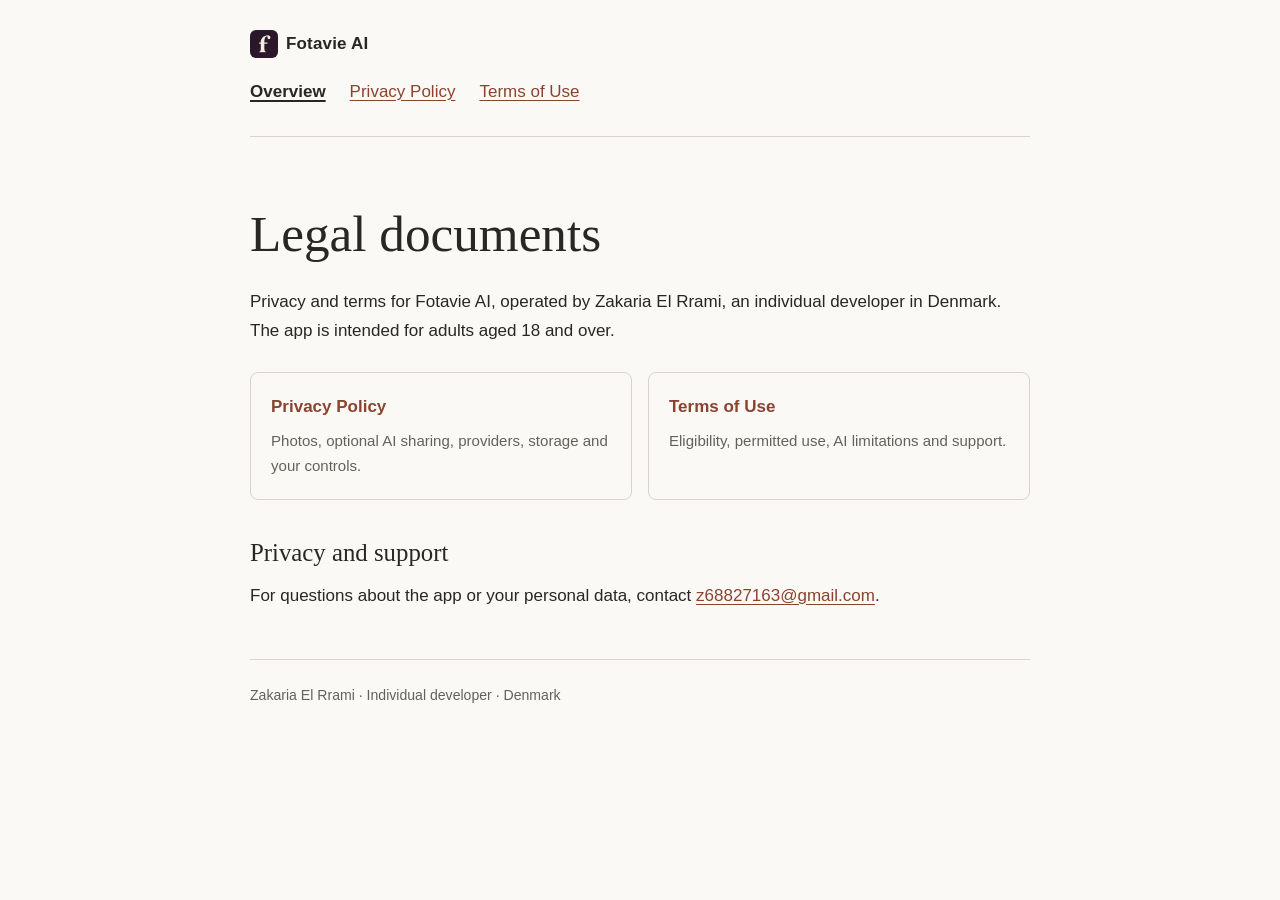
<file: index.html>
<!doctype html>
<html lang="en">
<head>
  <meta charset="utf-8">
  <meta name="viewport" content="width=device-width, initial-scale=1">
  <meta name="description" content="Privacy Policy and Terms of Use for Fotavie AI.">
  <title>Legal documents · Fotavie AI</title>
  <link rel="stylesheet" href="styles.css">
  <link rel="icon" type="image/png" sizes="32x32" href="favicon.png">
</head>
<body>
  <a class="skip-link" href="#content">Skip to content</a>
  <header><div class="brand"><img src="fotavie-logo.png" width="28" height="28" alt="">Fotavie AI</div><nav aria-label="Legal pages"><a href="index.html" aria-current="page">Overview</a><a href="privacy.html">Privacy Policy</a><a href="terms.html">Terms of Use</a></nav></header>
  <main id="content">
    <h1>Legal documents</h1>
<p>Privacy and terms for Fotavie AI, operated by Zakaria El Rrami, an individual developer in Denmark. The app is intended for adults aged 18 and over.</p>
<div class="documents"><a href="privacy.html"><strong>Privacy Policy</strong><span>Photos, optional AI sharing, providers, storage and your controls.</span></a><a href="terms.html"><strong>Terms of Use</strong><span>Eligibility, permitted use, AI limitations and support.</span></a></div>
<h2>Privacy and support</h2>
<p>For questions about the app or your personal data, contact <a href="mailto:z68827163@gmail.com">z68827163@gmail.com</a>.</p>
  </main>
  <footer>Zakaria El Rrami · Individual developer · Denmark</footer>
</body>
</html>
</file>
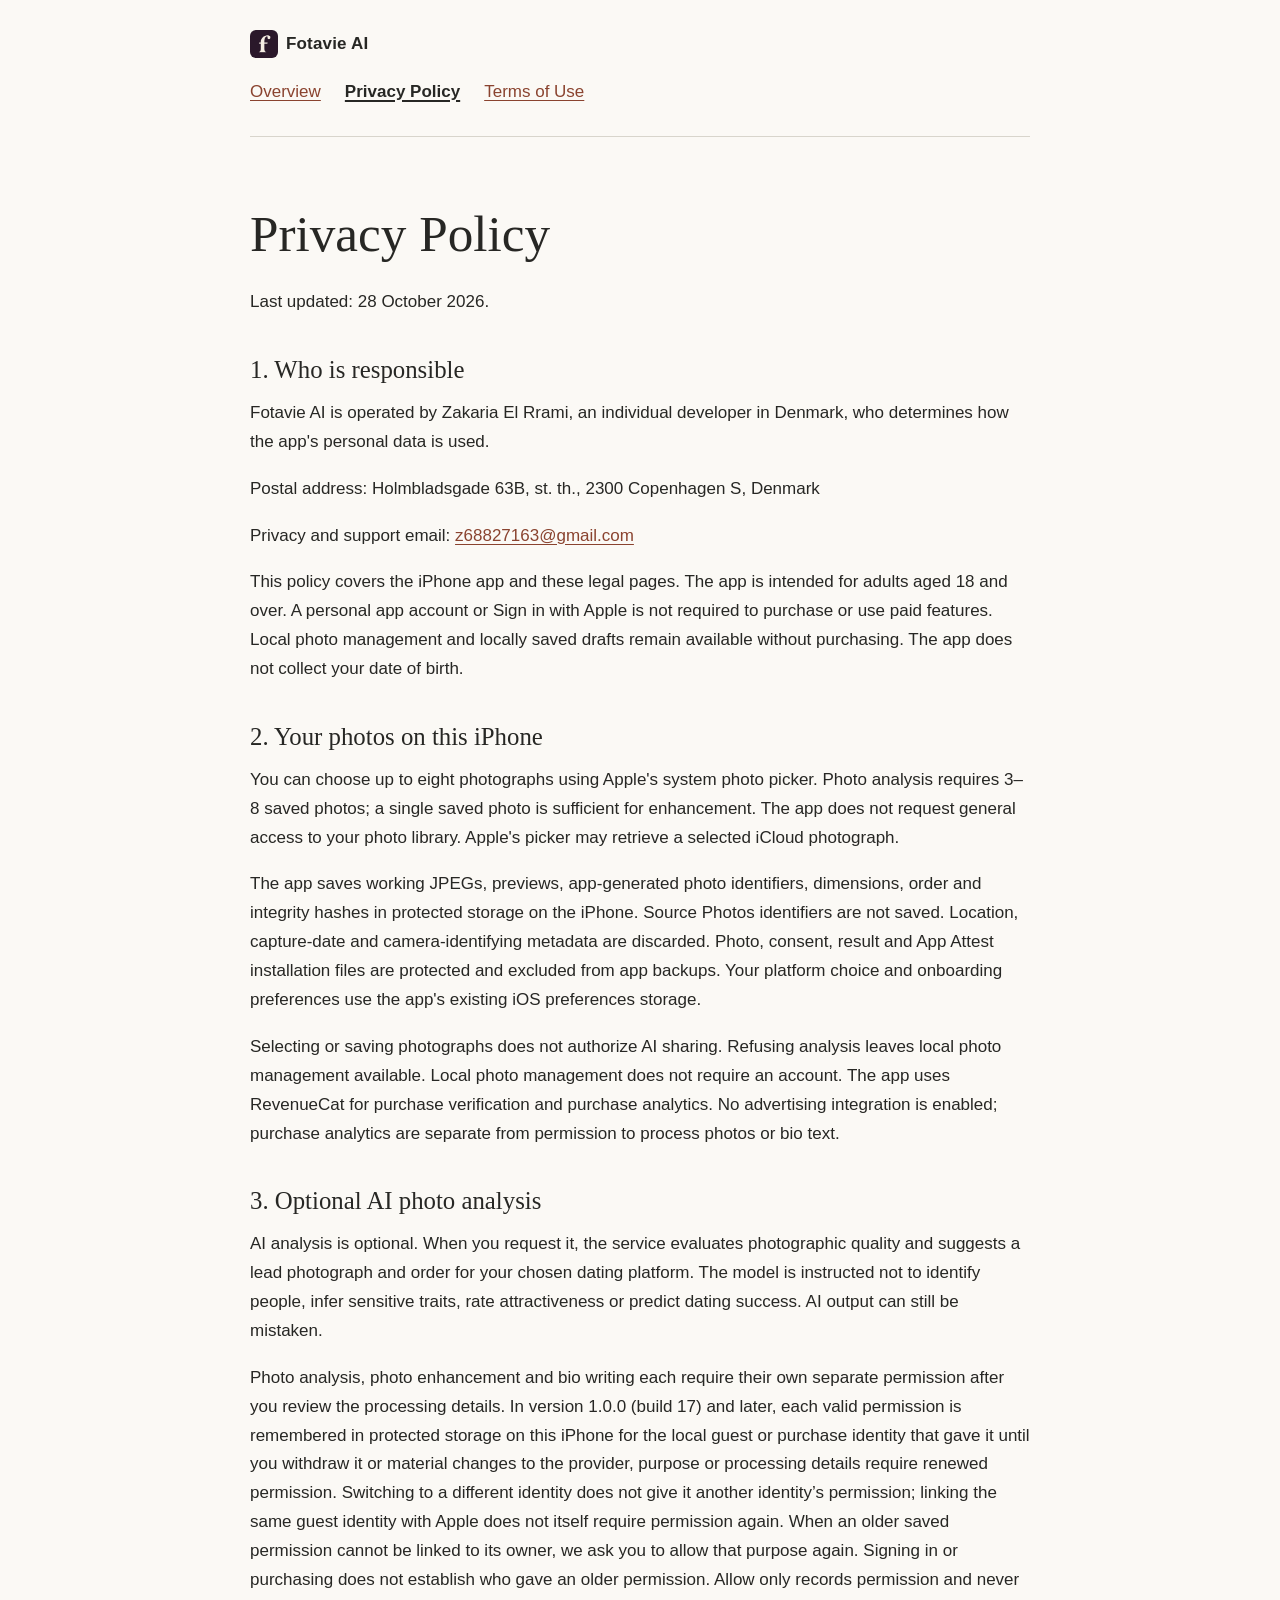
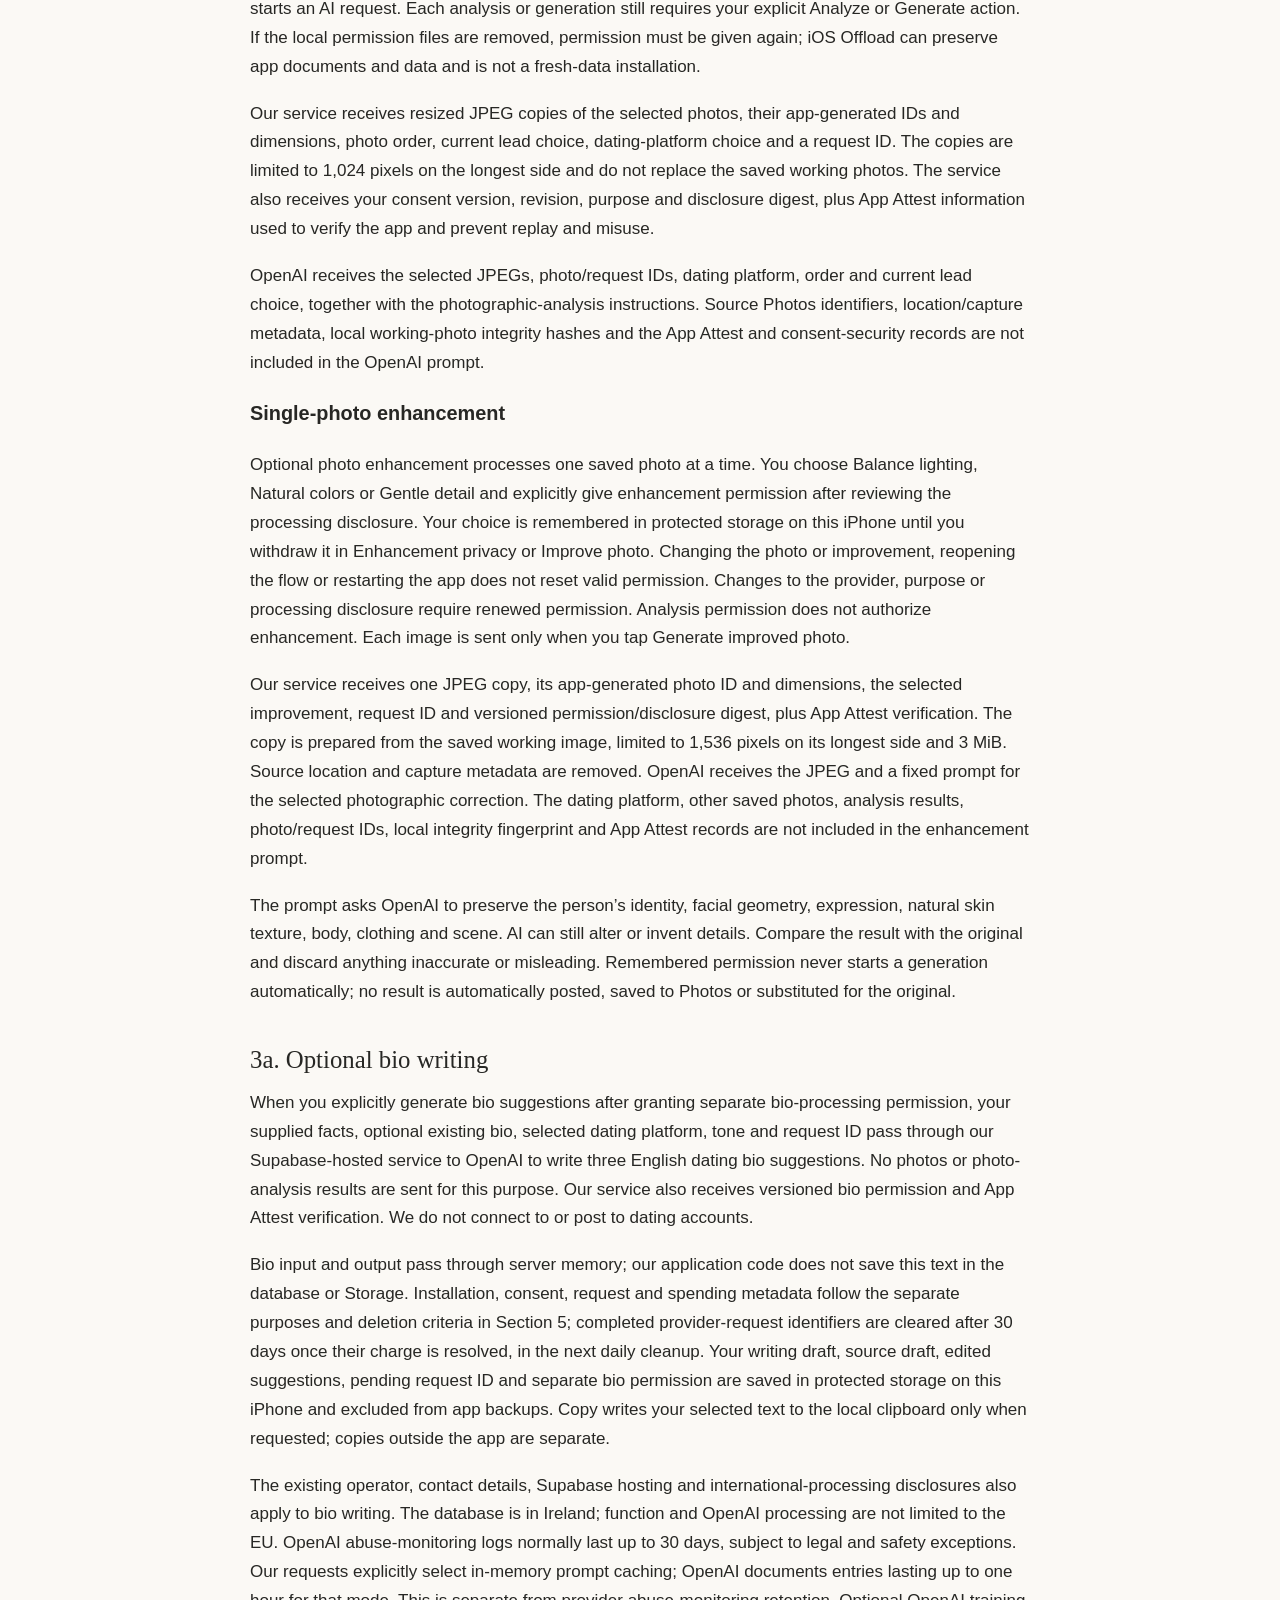
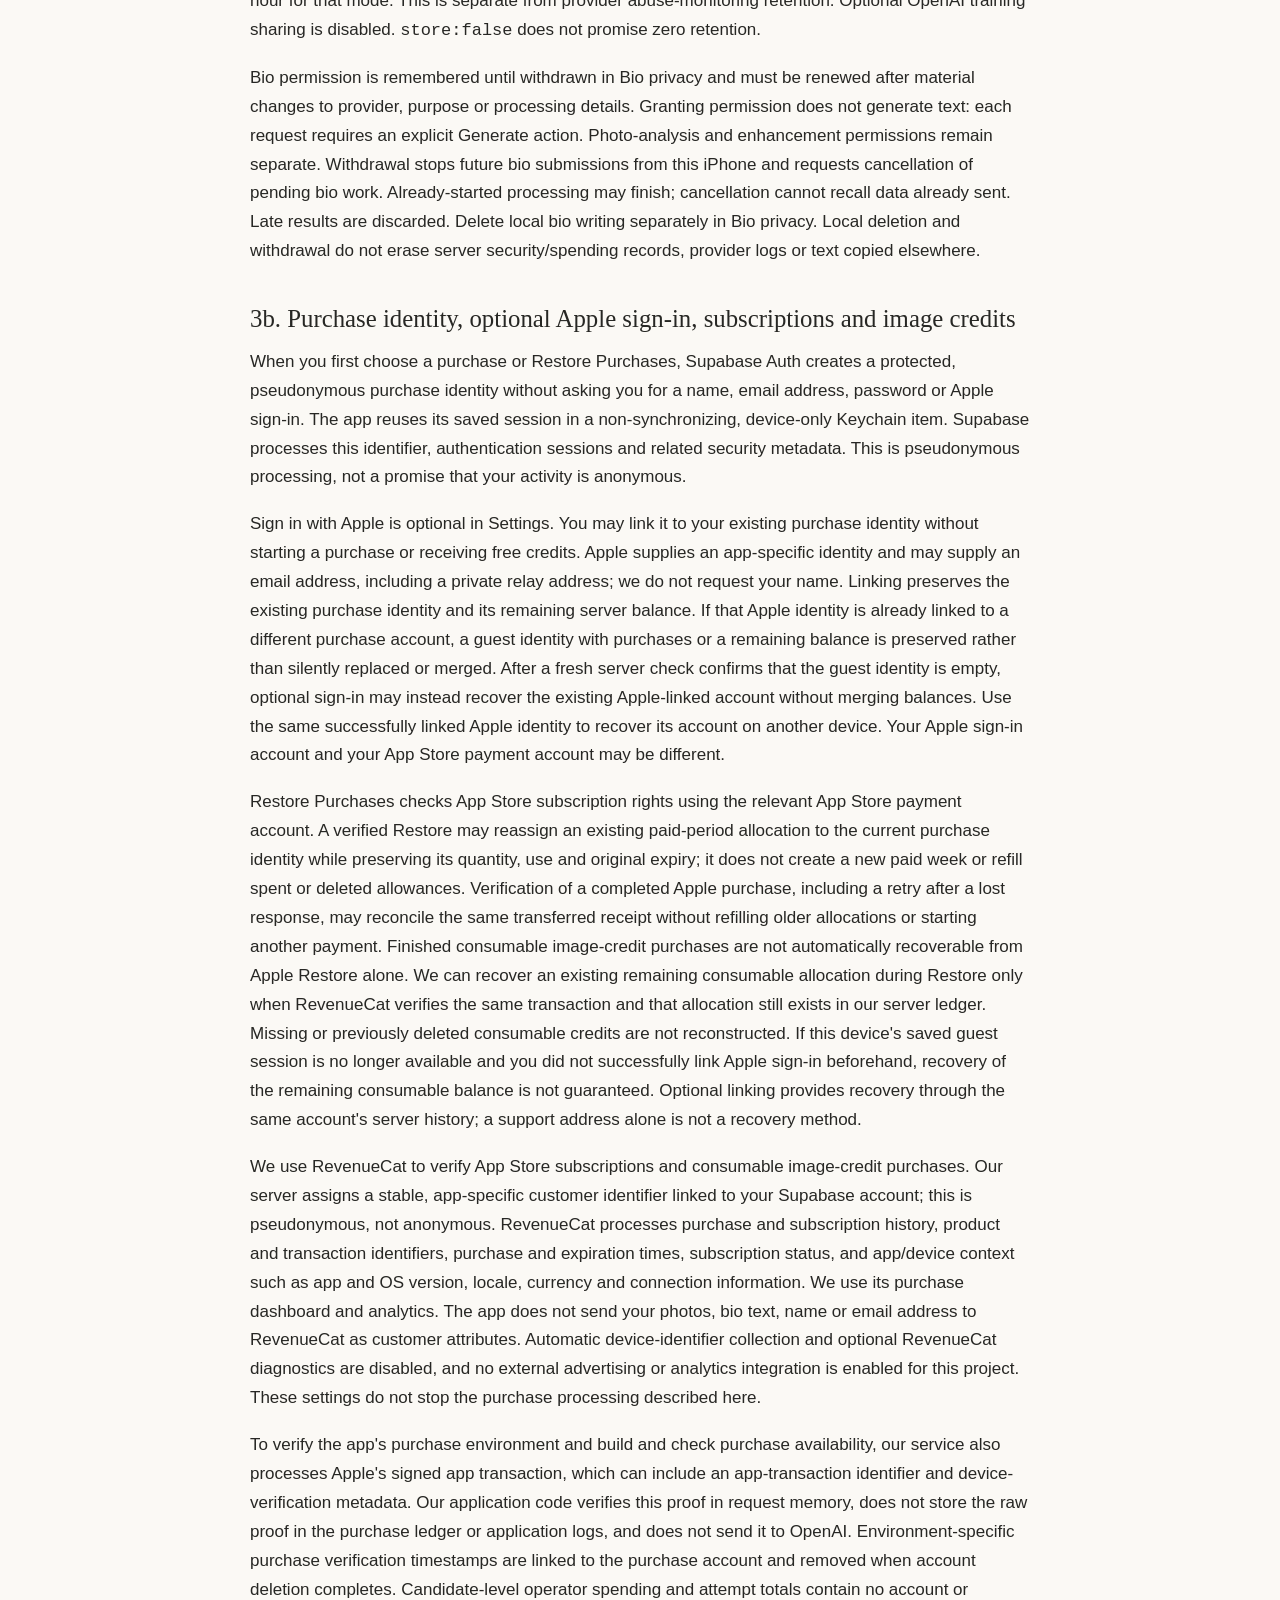
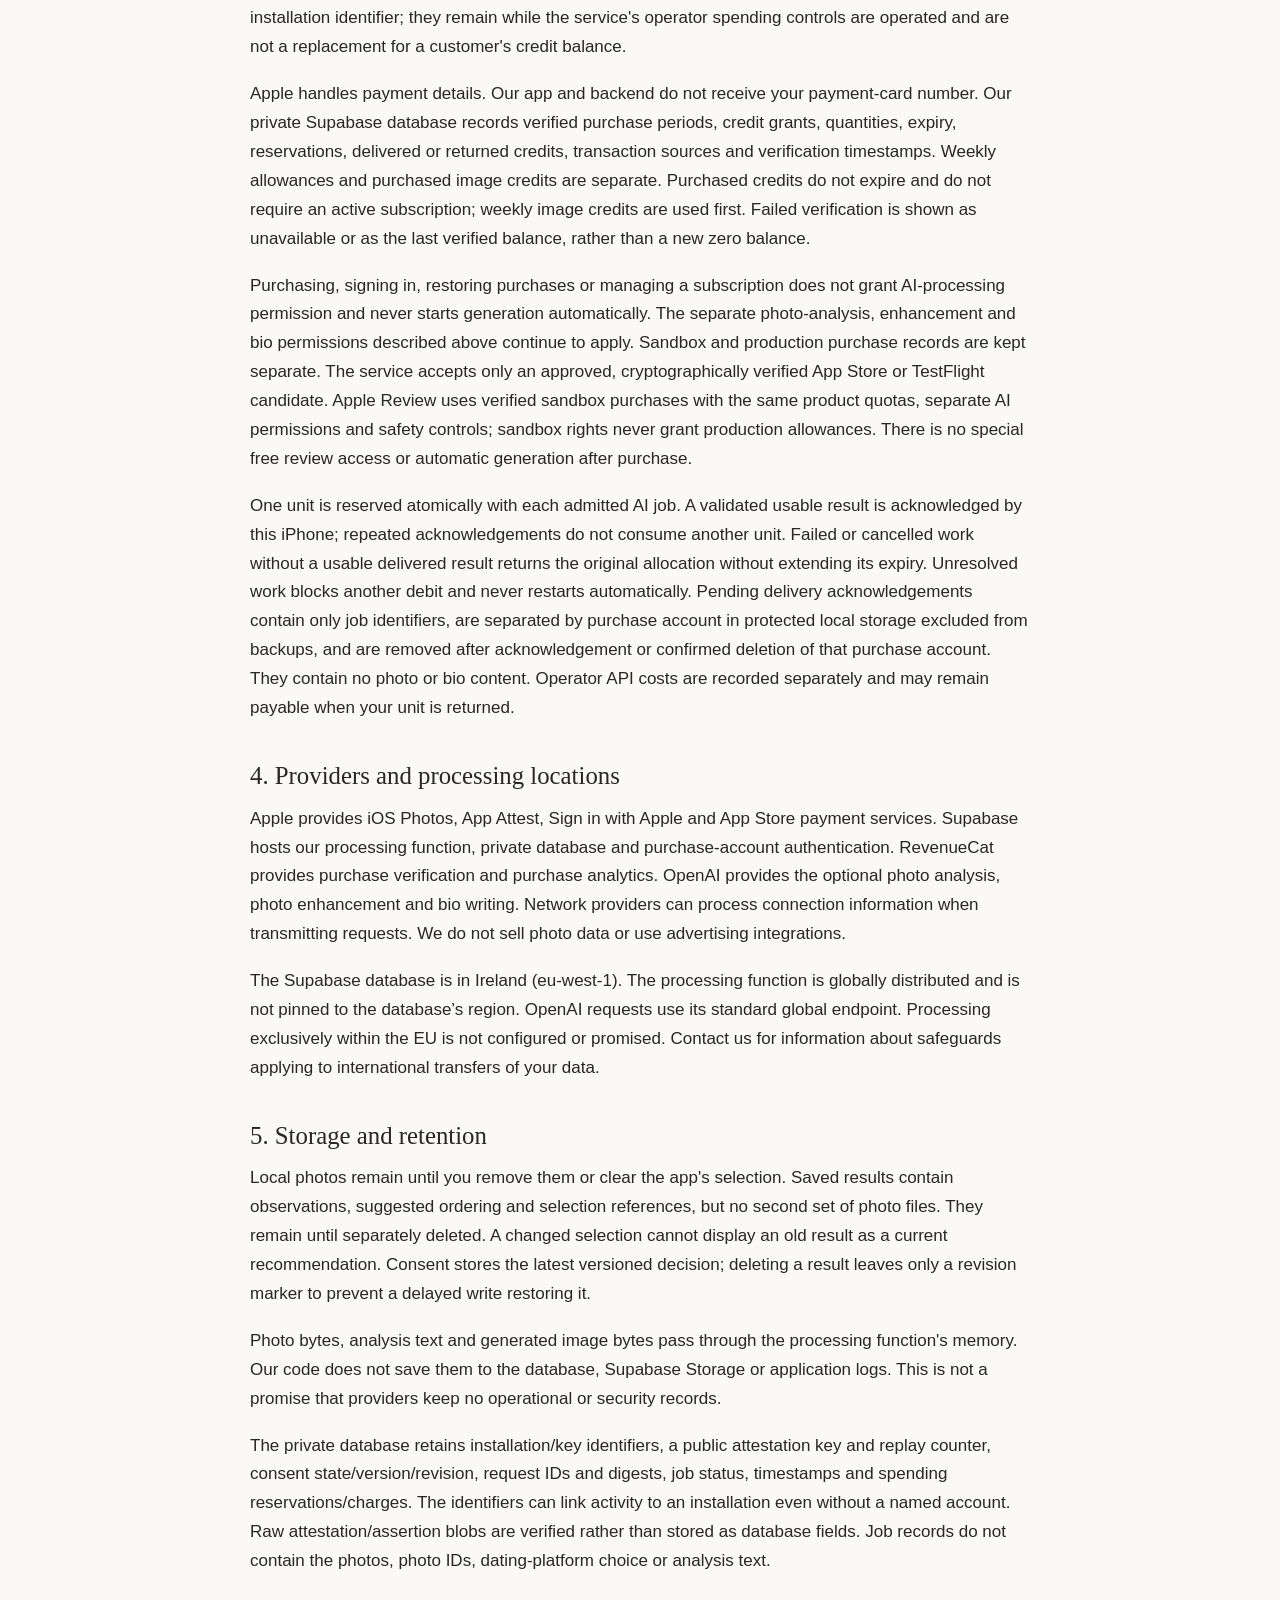
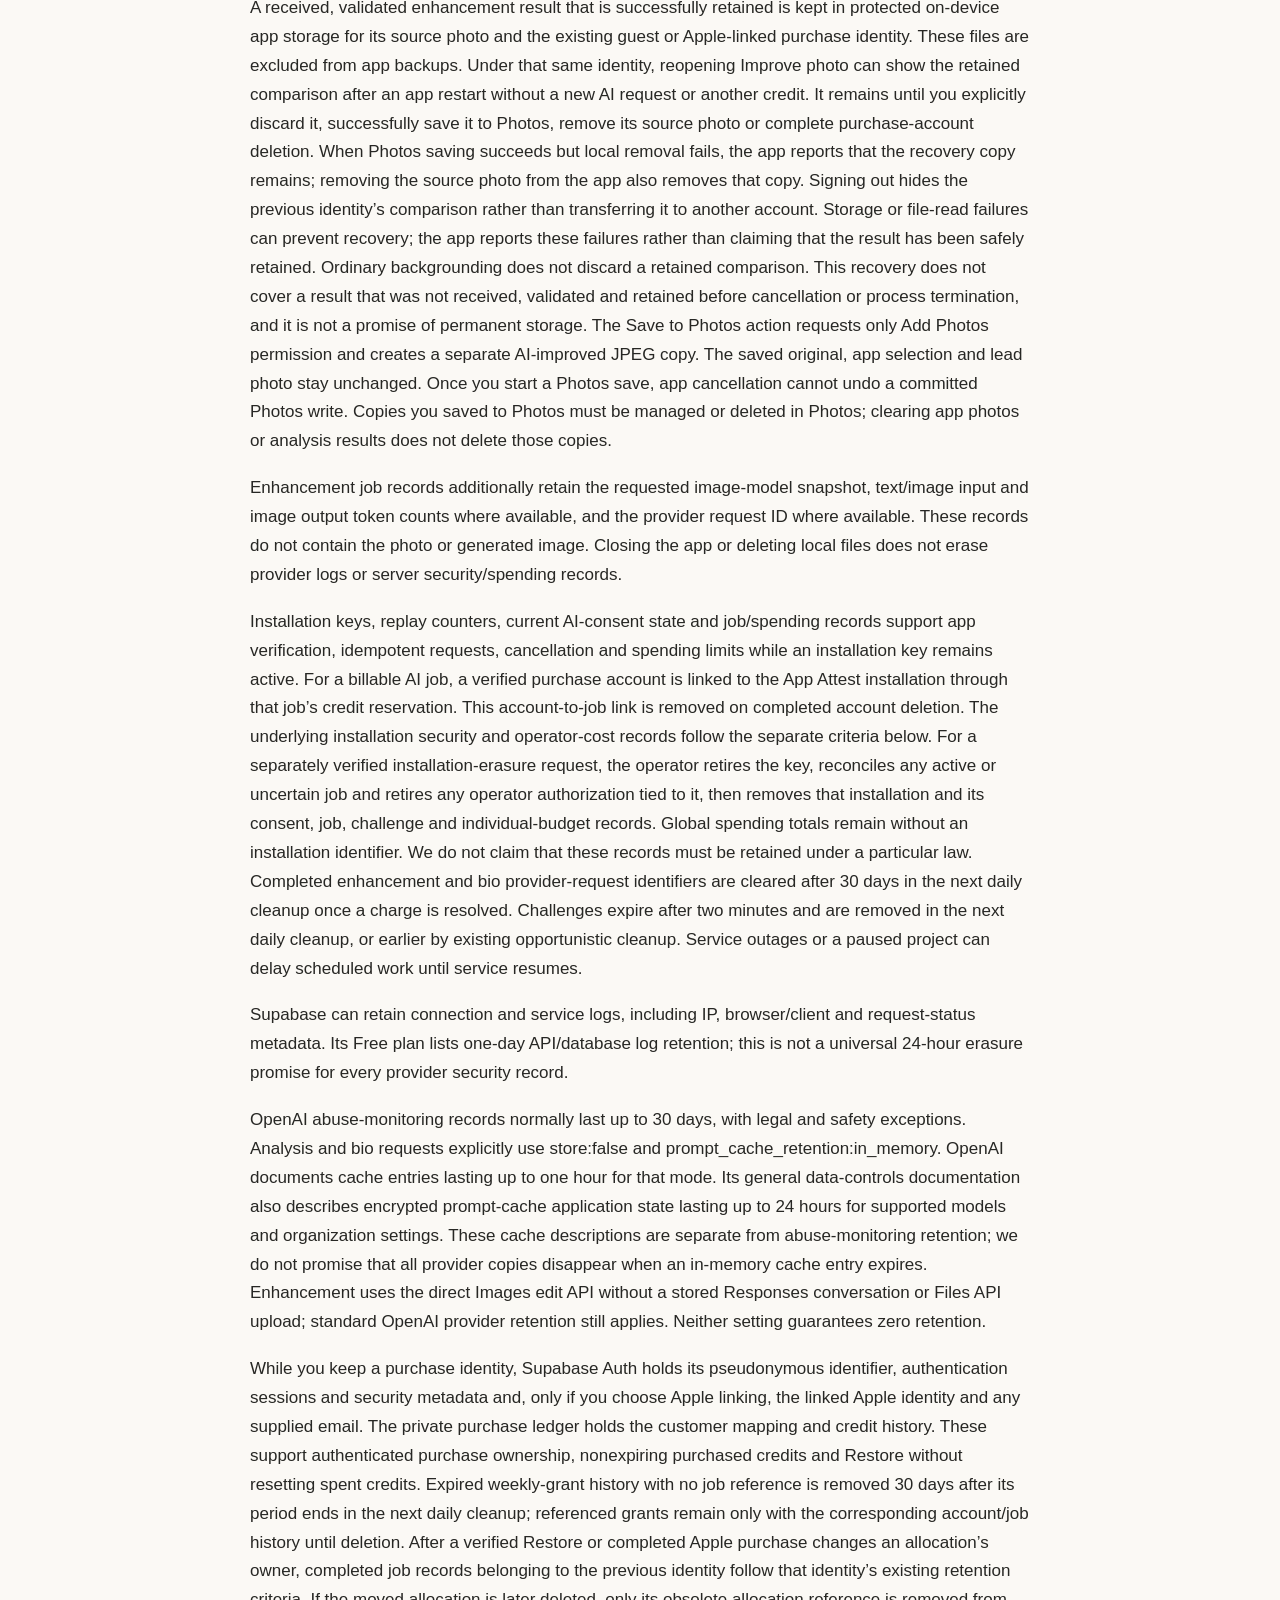
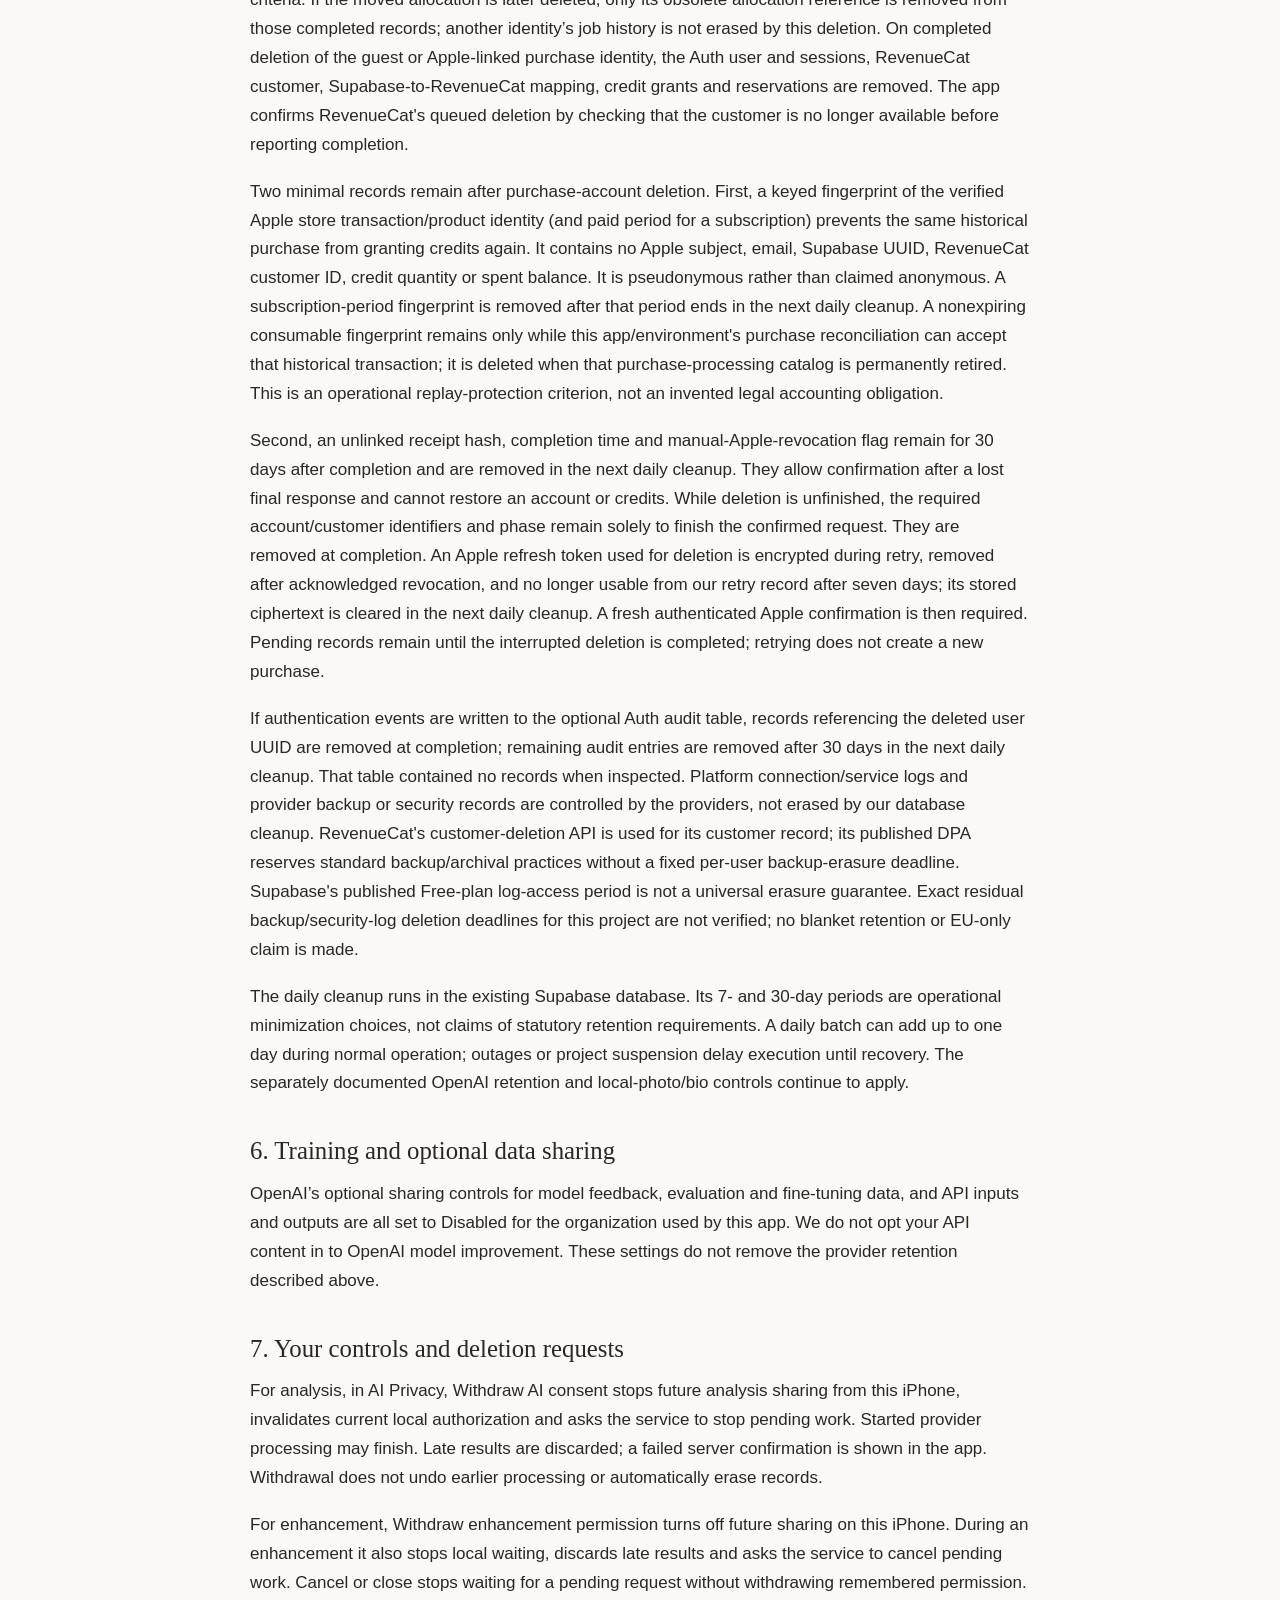
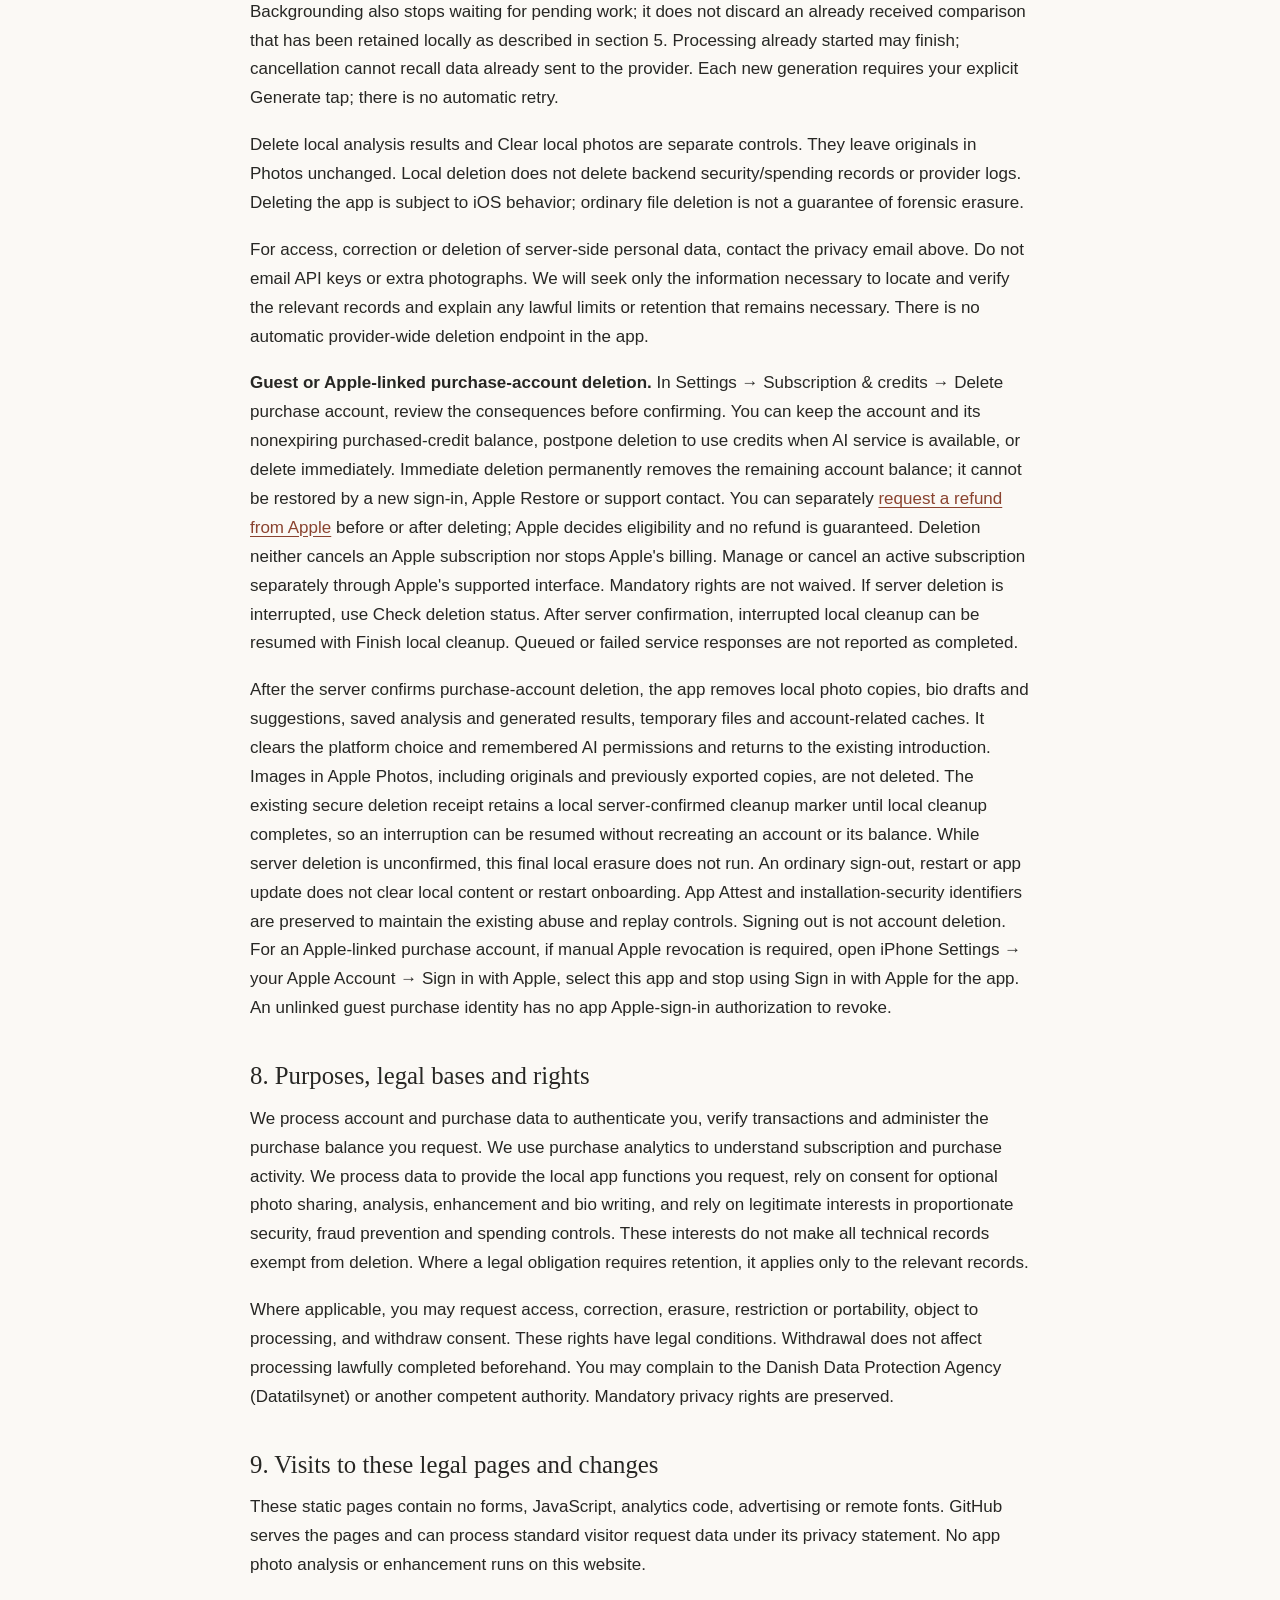
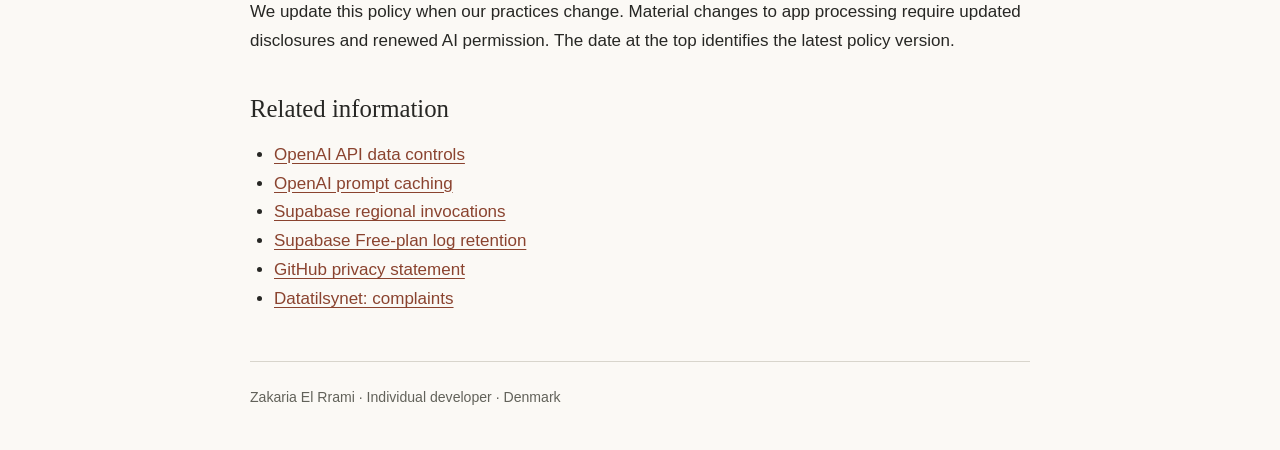
<file: privacy.html>
<!doctype html>
<html lang="en">
<head>
  <meta charset="utf-8">
  <meta name="viewport" content="width=device-width, initial-scale=1">
  <meta name="description" content="Privacy Policy and Terms of Use for Fotavie AI.">
  <title>Privacy Policy · Fotavie AI</title>
  <link rel="stylesheet" href="styles.css">
  <link rel="icon" type="image/png" sizes="32x32" href="favicon.png">
</head>
<body>
  <a class="skip-link" href="#content">Skip to content</a>
  <header><div class="brand"><img src="fotavie-logo.png" width="28" height="28" alt="">Fotavie AI</div><nav aria-label="Legal pages"><a href="index.html">Overview</a><a href="privacy.html" aria-current="page">Privacy Policy</a><a href="terms.html">Terms of Use</a></nav></header>
  <main id="content">
    <h1>Privacy Policy</h1>
<p>Last updated: 28 October 2026.</p>
<h2>1. Who is responsible</h2>
<p>Fotavie AI is operated by Zakaria El Rrami, an individual developer in Denmark, who determines how the app&#x27;s personal data is used.</p>
<p>Postal address: Holmbladsgade 63B, st. th., 2300 Copenhagen S, Denmark</p>
<p>Privacy and support email: <a href="mailto:z68827163@gmail.com">z68827163@gmail.com</a></p>
<p>This policy covers the iPhone app and these legal pages. The app is intended for adults aged 18 and over. A personal app account or Sign in with Apple is not required to purchase or use paid features. Local photo management and locally saved drafts remain available without purchasing. The app does not collect your date of birth.</p>
<h2>2. Your photos on this iPhone</h2>
<p>You can choose up to eight photographs using Apple&#x27;s system photo picker. Photo analysis requires 3–8 saved photos; a single saved photo is sufficient for enhancement. The app does not request general access to your photo library. Apple&#x27;s picker may retrieve a selected iCloud photograph.</p>
<p>The app saves working JPEGs, previews, app-generated photo identifiers, dimensions, order and integrity hashes in protected storage on the iPhone. Source Photos identifiers are not saved. Location, capture-date and camera-identifying metadata are discarded. Photo, consent, result and App Attest installation files are protected and excluded from app backups. Your platform choice and onboarding preferences use the app&#x27;s existing iOS preferences storage.</p>
<p>Selecting or saving photographs does not authorize AI sharing. Refusing analysis leaves local photo management available. Local photo management does not require an account. The app uses RevenueCat for purchase verification and purchase analytics. No advertising integration is enabled; purchase analytics are separate from permission to process photos or bio text.</p>
<h2>3. Optional AI photo analysis</h2>
<p>AI analysis is optional. When you request it, the service evaluates photographic quality and suggests a lead photograph and order for your chosen dating platform. The model is instructed not to identify people, infer sensitive traits, rate attractiveness or predict dating success. AI output can still be mistaken.</p>
<p>Photo analysis, photo enhancement and bio writing each require their own separate permission after you review the processing details. In version 1.0.0 (build 17) and later, each valid permission is remembered in protected storage on this iPhone for the local guest or purchase identity that gave it until you withdraw it or material changes to the provider, purpose or processing details require renewed permission. Switching to a different identity does not give it another identity’s permission; linking the same guest identity with Apple does not itself require permission again. When an older saved permission cannot be linked to its owner, we ask you to allow that purpose again. Signing in or purchasing does not establish who gave an older permission. Allow only records permission and never starts an AI request. Each analysis or generation still requires your explicit Analyze or Generate action. If the local permission files are removed, permission must be given again; iOS Offload can preserve app documents and data and is not a fresh-data installation.</p>
<p>Our service receives resized JPEG copies of the selected photos, their app-generated IDs and dimensions, photo order, current lead choice, dating-platform choice and a request ID. The copies are limited to 1,024 pixels on the longest side and do not replace the saved working photos. The service also receives your consent version, revision, purpose and disclosure digest, plus App Attest information used to verify the app and prevent replay and misuse.</p>
<p>OpenAI receives the selected JPEGs, photo/request IDs, dating platform, order and current lead choice, together with the photographic-analysis instructions. Source Photos identifiers, location/capture metadata, local working-photo integrity hashes and the App Attest and consent-security records are not included in the OpenAI prompt.</p>
<h3>Single-photo enhancement</h3>
<p>Optional photo enhancement processes one saved photo at a time. You choose Balance lighting, Natural colors or Gentle detail and explicitly give enhancement permission after reviewing the processing disclosure. Your choice is remembered in protected storage on this iPhone until you withdraw it in Enhancement privacy or Improve photo. Changing the photo or improvement, reopening the flow or restarting the app does not reset valid permission. Changes to the provider, purpose or processing disclosure require renewed permission. Analysis permission does not authorize enhancement. Each image is sent only when you tap Generate improved photo.</p>
<p>Our service receives one JPEG copy, its app-generated photo ID and dimensions, the selected improvement, request ID and versioned permission/disclosure digest, plus App Attest verification. The copy is prepared from the saved working image, limited to 1,536 pixels on its longest side and 3 MiB. Source location and capture metadata are removed. OpenAI receives the JPEG and a fixed prompt for the selected photographic correction. The dating platform, other saved photos, analysis results, photo/request IDs, local integrity fingerprint and App Attest records are not included in the enhancement prompt.</p>
<p>The prompt asks OpenAI to preserve the person’s identity, facial geometry, expression, natural skin texture, body, clothing and scene. AI can still alter or invent details. Compare the result with the original and discard anything inaccurate or misleading. Remembered permission never starts a generation automatically; no result is automatically posted, saved to Photos or substituted for the original.</p>
<!-- M05 bio disclosure start -->
<h2>3a. Optional bio writing</h2>
<p>When you explicitly generate bio suggestions after granting separate bio-processing permission, your supplied facts, optional existing bio, selected dating platform, tone and request ID pass through our Supabase-hosted service to OpenAI to write three English dating bio suggestions. No photos or photo-analysis results are sent for this purpose. Our service also receives versioned bio permission and App Attest verification. We do not connect to or post to dating accounts.</p>
<p>Bio input and output pass through server memory; our application code does not save this text in the database or Storage. Installation, consent, request and spending metadata follow the separate purposes and deletion criteria in Section 5; completed provider-request identifiers are cleared after 30 days once their charge is resolved, in the next daily cleanup. Your writing draft, source draft, edited suggestions, pending request ID and separate bio permission are saved in protected storage on this iPhone and excluded from app backups. Copy writes your selected text to the local clipboard only when requested; copies outside the app are separate.</p>
<p>The existing operator, contact details, Supabase hosting and international-processing disclosures also apply to bio writing. The database is in Ireland; function and OpenAI processing are not limited to the EU. OpenAI abuse-monitoring logs normally last up to 30 days, subject to legal and safety exceptions. Our requests explicitly select in-memory prompt caching; OpenAI documents entries lasting up to one hour for that mode. This is separate from provider abuse-monitoring retention. Optional OpenAI training sharing is disabled. <code>store:false</code> does not promise zero retention.</p>
<p>Bio permission is remembered until withdrawn in Bio privacy and must be renewed after material changes to provider, purpose or processing details. Granting permission does not generate text: each request requires an explicit Generate action. Photo-analysis and enhancement permissions remain separate. Withdrawal stops future bio submissions from this iPhone and requests cancellation of pending bio work. Already-started processing may finish; cancellation cannot recall data already sent. Late results are discarded. Delete local bio writing separately in Bio privacy. Local deletion and withdrawal do not erase server security/spending records, provider logs or text copied elsewhere.</p>
<!-- M05 bio disclosure end -->
<h2>3b. Purchase identity, optional Apple sign-in, subscriptions and image credits</h2>
<p>When you first choose a purchase or Restore Purchases, Supabase Auth creates a protected, pseudonymous purchase identity without asking you for a name, email address, password or Apple sign-in. The app reuses its saved session in a non-synchronizing, device-only Keychain item. Supabase processes this identifier, authentication sessions and related security metadata. This is pseudonymous processing, not a promise that your activity is anonymous.</p>
<p>Sign in with Apple is optional in Settings. You may link it to your existing purchase identity without starting a purchase or receiving free credits. Apple supplies an app-specific identity and may supply an email address, including a private relay address; we do not request your name. Linking preserves the existing purchase identity and its remaining server balance. If that Apple identity is already linked to a different purchase account, a guest identity with purchases or a remaining balance is preserved rather than silently replaced or merged. After a fresh server check confirms that the guest identity is empty, optional sign-in may instead recover the existing Apple-linked account without merging balances. Use the same successfully linked Apple identity to recover its account on another device. Your Apple sign-in account and your App Store payment account may be different.</p>
<p>Restore Purchases checks App Store subscription rights using the relevant App Store payment account. A verified Restore may reassign an existing paid-period allocation to the current purchase identity while preserving its quantity, use and original expiry; it does not create a new paid week or refill spent or deleted allowances. Verification of a completed Apple purchase, including a retry after a lost response, may reconcile the same transferred receipt without refilling older allocations or starting another payment. Finished consumable image-credit purchases are not automatically recoverable from Apple Restore alone. We can recover an existing remaining consumable allocation during Restore only when RevenueCat verifies the same transaction and that allocation still exists in our server ledger. Missing or previously deleted consumable credits are not reconstructed. If this device's saved guest session is no longer available and you did not successfully link Apple sign-in beforehand, recovery of the remaining consumable balance is not guaranteed. Optional linking provides recovery through the same account's server history; a support address alone is not a recovery method.</p>
<p>We use RevenueCat to verify App Store subscriptions and consumable image-credit purchases. Our server assigns a stable, app-specific customer identifier linked to your Supabase account; this is pseudonymous, not anonymous. RevenueCat processes purchase and subscription history, product and transaction identifiers, purchase and expiration times, subscription status, and app/device context such as app and OS version, locale, currency and connection information. We use its purchase dashboard and analytics. The app does not send your photos, bio text, name or email address to RevenueCat as customer attributes. Automatic device-identifier collection and optional RevenueCat diagnostics are disabled, and no external advertising or analytics integration is enabled for this project. These settings do not stop the purchase processing described here.</p>
<p>To verify the app's purchase environment and build and check purchase availability, our service also processes Apple's signed app transaction, which can include an app-transaction identifier and device-verification metadata. Our application code verifies this proof in request memory, does not store the raw proof in the purchase ledger or application logs, and does not send it to OpenAI. Environment-specific purchase verification timestamps are linked to the purchase account and removed when account deletion completes. Candidate-level operator spending and attempt totals contain no account or installation identifier; they remain while the service's operator spending controls are operated and are not a replacement for a customer's credit balance.</p>
<p>Apple handles payment details. Our app and backend do not receive your payment-card number. Our private Supabase database records verified purchase periods, credit grants, quantities, expiry, reservations, delivered or returned credits, transaction sources and verification timestamps. Weekly allowances and purchased image credits are separate. Purchased credits do not expire and do not require an active subscription; weekly image credits are used first. Failed verification is shown as unavailable or as the last verified balance, rather than a new zero balance.</p>
<p>Purchasing, signing in, restoring purchases or managing a subscription does not grant AI-processing permission and never starts generation automatically. The separate photo-analysis, enhancement and bio permissions described above continue to apply. Sandbox and production purchase records are kept separate. The service accepts only an approved, cryptographically verified App Store or TestFlight candidate. Apple Review uses verified sandbox purchases with the same product quotas, separate AI permissions and safety controls; sandbox rights never grant production allowances. There is no special free review access or automatic generation after purchase.</p>
<p>One unit is reserved atomically with each admitted AI job. A validated usable result is acknowledged by this iPhone; repeated acknowledgements do not consume another unit. Failed or cancelled work without a usable delivered result returns the original allocation without extending its expiry. Unresolved work blocks another debit and never restarts automatically. Pending delivery acknowledgements contain only job identifiers, are separated by purchase account in protected local storage excluded from backups, and are removed after acknowledgement or confirmed deletion of that purchase account. They contain no photo or bio content. Operator API costs are recorded separately and may remain payable when your unit is returned.</p>
<h2>4. Providers and processing locations</h2>
<p>Apple provides iOS Photos, App Attest, Sign in with Apple and App Store payment services. Supabase hosts our processing function, private database and purchase-account authentication. RevenueCat provides purchase verification and purchase analytics. OpenAI provides the optional photo analysis, photo enhancement and bio writing. Network providers can process connection information when transmitting requests. We do not sell photo data or use advertising integrations.</p>
<p>The Supabase database is in Ireland (eu-west-1). The processing function is globally distributed and is not pinned to the database’s region. OpenAI requests use its standard global endpoint. Processing exclusively within the EU is not configured or promised. Contact us for information about safeguards applying to international transfers of your data.</p>
<h2>5. Storage and retention</h2>
<p>Local photos remain until you remove them or clear the app&#x27;s selection. Saved results contain observations, suggested ordering and selection references, but no second set of photo files. They remain until separately deleted. A changed selection cannot display an old result as a current recommendation. Consent stores the latest versioned decision; deleting a result leaves only a revision marker to prevent a delayed write restoring it.</p>
<p>Photo bytes, analysis text and generated image bytes pass through the processing function&#x27;s memory. Our code does not save them to the database, Supabase Storage or application logs. This is not a promise that providers keep no operational or security records.</p>
<p>The private database retains installation/key identifiers, a public attestation key and replay counter, consent state/version/revision, request IDs and digests, job status, timestamps and spending reservations/charges. The identifiers can link activity to an installation even without a named account. Raw attestation/assertion blobs are verified rather than stored as database fields. Job records do not contain the photos, photo IDs, dating-platform choice or analysis text.</p>
<p>A received, validated enhancement result that is successfully retained is kept in protected on-device app storage for its source photo and the existing guest or Apple-linked purchase identity. These files are excluded from app backups. Under that same identity, reopening Improve photo can show the retained comparison after an app restart without a new AI request or another credit. It remains until you explicitly discard it, successfully save it to Photos, remove its source photo or complete purchase-account deletion. When Photos saving succeeds but local removal fails, the app reports that the recovery copy remains; removing the source photo from the app also removes that copy. Signing out hides the previous identity’s comparison rather than transferring it to another account. Storage or file-read failures can prevent recovery; the app reports these failures rather than claiming that the result has been safely retained. Ordinary backgrounding does not discard a retained comparison. This recovery does not cover a result that was not received, validated and retained before cancellation or process termination, and it is not a promise of permanent storage. The Save to Photos action requests only Add Photos permission and creates a separate AI-improved JPEG copy. The saved original, app selection and lead photo stay unchanged. Once you start a Photos save, app cancellation cannot undo a committed Photos write. Copies you saved to Photos must be managed or deleted in Photos; clearing app photos or analysis results does not delete those copies.</p>
<p>Enhancement job records additionally retain the requested image-model snapshot, text/image input and image output token counts where available, and the provider request ID where available. These records do not contain the photo or generated image. Closing the app or deleting local files does not erase provider logs or server security/spending records.</p>
<p>Installation keys, replay counters, current AI-consent state and job/spending records support app verification, idempotent requests, cancellation and spending limits while an installation key remains active. For a billable AI job, a verified purchase account is linked to the App Attest installation through that job’s credit reservation. This account-to-job link is removed on completed account deletion. The underlying installation security and operator-cost records follow the separate criteria below. For a separately verified installation-erasure request, the operator retires the key, reconciles any active or uncertain job and retires any operator authorization tied to it, then removes that installation and its consent, job, challenge and individual-budget records. Global spending totals remain without an installation identifier. We do not claim that these records must be retained under a particular law. Completed enhancement and bio provider-request identifiers are cleared after 30 days in the next daily cleanup once a charge is resolved. Challenges expire after two minutes and are removed in the next daily cleanup, or earlier by existing opportunistic cleanup. Service outages or a paused project can delay scheduled work until service resumes.</p>
<p>Supabase can retain connection and service logs, including IP, browser/client and request-status metadata. Its Free plan lists one-day API/database log retention; this is not a universal 24-hour erasure promise for every provider security record.</p>
<p>OpenAI abuse-monitoring records normally last up to 30 days, with legal and safety exceptions. Analysis and bio requests explicitly use store:false and prompt_cache_retention:in_memory. OpenAI documents cache entries lasting up to one hour for that mode. Its general data-controls documentation also describes encrypted prompt-cache application state lasting up to 24 hours for supported models and organization settings. These cache descriptions are separate from abuse-monitoring retention; we do not promise that all provider copies disappear when an in-memory cache entry expires. Enhancement uses the direct Images edit API without a stored Responses conversation or Files API upload; standard OpenAI provider retention still applies. Neither setting guarantees zero retention.</p>
<p>While you keep a purchase identity, Supabase Auth holds its pseudonymous identifier, authentication sessions and security metadata and, only if you choose Apple linking, the linked Apple identity and any supplied email. The private purchase ledger holds the customer mapping and credit history. These support authenticated purchase ownership, nonexpiring purchased credits and Restore without resetting spent credits. Expired weekly-grant history with no job reference is removed 30 days after its period ends in the next daily cleanup; referenced grants remain only with the corresponding account/job history until deletion. After a verified Restore or completed Apple purchase changes an allocation’s owner, completed job records belonging to the previous identity follow that identity’s existing retention criteria. If the moved allocation is later deleted, only its obsolete allocation reference is removed from those completed records; another identity’s job history is not erased by this deletion. On completed deletion of the guest or Apple-linked purchase identity, the Auth user and sessions, RevenueCat customer, Supabase-to-RevenueCat mapping, credit grants and reservations are removed. The app confirms RevenueCat's queued deletion by checking that the customer is no longer available before reporting completion.</p>
<p>Two minimal records remain after purchase-account deletion. First, a keyed fingerprint of the verified Apple store transaction/product identity (and paid period for a subscription) prevents the same historical purchase from granting credits again. It contains no Apple subject, email, Supabase UUID, RevenueCat customer ID, credit quantity or spent balance. It is pseudonymous rather than claimed anonymous. A subscription-period fingerprint is removed after that period ends in the next daily cleanup. A nonexpiring consumable fingerprint remains only while this app/environment's purchase reconciliation can accept that historical transaction; it is deleted when that purchase-processing catalog is permanently retired. This is an operational replay-protection criterion, not an invented legal accounting obligation.</p>
<p>Second, an unlinked receipt hash, completion time and manual-Apple-revocation flag remain for 30 days after completion and are removed in the next daily cleanup. They allow confirmation after a lost final response and cannot restore an account or credits. While deletion is unfinished, the required account/customer identifiers and phase remain solely to finish the confirmed request. They are removed at completion. An Apple refresh token used for deletion is encrypted during retry, removed after acknowledged revocation, and no longer usable from our retry record after seven days; its stored ciphertext is cleared in the next daily cleanup. A fresh authenticated Apple confirmation is then required. Pending records remain until the interrupted deletion is completed; retrying does not create a new purchase.</p>
<p>If authentication events are written to the optional Auth audit table, records referencing the deleted user UUID are removed at completion; remaining audit entries are removed after 30 days in the next daily cleanup. That table contained no records when inspected. Platform connection/service logs and provider backup or security records are controlled by the providers, not erased by our database cleanup. RevenueCat's customer-deletion API is used for its customer record; its published DPA reserves standard backup/archival practices without a fixed per-user backup-erasure deadline. Supabase's published Free-plan log-access period is not a universal erasure guarantee. Exact residual backup/security-log deletion deadlines for this project are not verified; no blanket retention or EU-only claim is made.</p>
<p>The daily cleanup runs in the existing Supabase database. Its 7- and 30-day periods are operational minimization choices, not claims of statutory retention requirements. A daily batch can add up to one day during normal operation; outages or project suspension delay execution until recovery. The separately documented OpenAI retention and local-photo/bio controls continue to apply.</p>
<h2>6. Training and optional data sharing</h2>
<p>OpenAI’s optional sharing controls for model feedback, evaluation and fine-tuning data, and API inputs and outputs are all set to Disabled for the organization used by this app. We do not opt your API content in to OpenAI model improvement. These settings do not remove the provider retention described above.</p>
<h2>7. Your controls and deletion requests</h2>
<p>For analysis, in AI Privacy, Withdraw AI consent stops future analysis sharing from this iPhone, invalidates current local authorization and asks the service to stop pending work. Started provider processing may finish. Late results are discarded; a failed server confirmation is shown in the app. Withdrawal does not undo earlier processing or automatically erase records.</p>
<p>For enhancement, Withdraw enhancement permission turns off future sharing on this iPhone. During an enhancement it also stops local waiting, discards late results and asks the service to cancel pending work. Cancel or close stops waiting for a pending request without withdrawing remembered permission. Backgrounding also stops waiting for pending work; it does not discard an already received comparison that has been retained locally as described in section 5. Processing already started may finish; cancellation cannot recall data already sent to the provider. Each new generation requires your explicit Generate tap; there is no automatic retry.</p>
<p>Delete local analysis results and Clear local photos are separate controls. They leave originals in Photos unchanged. Local deletion does not delete backend security/spending records or provider logs. Deleting the app is subject to iOS behavior; ordinary file deletion is not a guarantee of forensic erasure.</p>
<p>For access, correction or deletion of server-side personal data, contact the privacy email above. Do not email API keys or extra photographs. We will seek only the information necessary to locate and verify the relevant records and explain any lawful limits or retention that remains necessary. There is no automatic provider-wide deletion endpoint in the app.</p>
<p><strong>Guest or Apple-linked purchase-account deletion.</strong> In Settings → Subscription &amp; credits → Delete purchase account, review the consequences before confirming. You can keep the account and its nonexpiring purchased-credit balance, postpone deletion to use credits when AI service is available, or delete immediately. Immediate deletion permanently removes the remaining account balance; it cannot be restored by a new sign-in, Apple Restore or support contact. You can separately <a href="https://reportaproblem.apple.com/">request a refund from Apple</a> before or after deleting; Apple decides eligibility and no refund is guaranteed. Deletion neither cancels an Apple subscription nor stops Apple's billing. Manage or cancel an active subscription separately through Apple's supported interface. Mandatory rights are not waived. If server deletion is interrupted, use Check deletion status. After server confirmation, interrupted local cleanup can be resumed with Finish local cleanup. Queued or failed service responses are not reported as completed.</p>
<p>After the server confirms purchase-account deletion, the app removes local photo copies, bio drafts and suggestions, saved analysis and generated results, temporary files and account-related caches. It clears the platform choice and remembered AI permissions and returns to the existing introduction. Images in Apple Photos, including originals and previously exported copies, are not deleted. The existing secure deletion receipt retains a local server-confirmed cleanup marker until local cleanup completes, so an interruption can be resumed without recreating an account or its balance. While server deletion is unconfirmed, this final local erasure does not run. An ordinary sign-out, restart or app update does not clear local content or restart onboarding. App Attest and installation-security identifiers are preserved to maintain the existing abuse and replay controls. Signing out is not account deletion. For an Apple-linked purchase account, if manual Apple revocation is required, open iPhone Settings → your Apple Account → Sign in with Apple, select this app and stop using Sign in with Apple for the app. An unlinked guest purchase identity has no app Apple-sign-in authorization to revoke.</p>
<h2>8. Purposes, legal bases and rights</h2>
<p>We process account and purchase data to authenticate you, verify transactions and administer the purchase balance you request. We use purchase analytics to understand subscription and purchase activity. We process data to provide the local app functions you request, rely on consent for optional photo sharing, analysis, enhancement and bio writing, and rely on legitimate interests in proportionate security, fraud prevention and spending controls. These interests do not make all technical records exempt from deletion. Where a legal obligation requires retention, it applies only to the relevant records.</p>
<p>Where applicable, you may request access, correction, erasure, restriction or portability, object to processing, and withdraw consent. These rights have legal conditions. Withdrawal does not affect processing lawfully completed beforehand. You may complain to the Danish Data Protection Agency (Datatilsynet) or another competent authority. Mandatory privacy rights are preserved.</p>
<h2>9. Visits to these legal pages and changes</h2>
<p>These static pages contain no forms, JavaScript, analytics code, advertising or remote fonts. GitHub serves the pages and can process standard visitor request data under its privacy statement. No app photo analysis or enhancement runs on this website.</p>
<p>We update this policy when our practices change. Material changes to app processing require updated disclosures and renewed AI permission. The date at the top identifies the latest policy version.</p>
<section aria-label="Related information"><h2>Related information</h2><ul><li><a href="https://developers.openai.com/api/docs/guides/your-data">OpenAI API data controls</a></li><li><a href="https://developers.openai.com/api/docs/guides/prompt-caching">OpenAI prompt caching</a></li><li><a href="https://supabase.com/docs/guides/functions/regional-invocation">Supabase regional invocations</a></li><li><a href="https://supabase.com/pricing">Supabase Free-plan log retention</a></li><li><a href="https://docs.github.com/en/site-policy/privacy-policies/github-general-privacy-statement">GitHub privacy statement</a></li><li><a href="https://www.datatilsynet.dk/english/file-a-complaint">Datatilsynet: complaints</a></li></ul></section>
  </main>
  <footer>Zakaria El Rrami · Individual developer · Denmark</footer>
</body>
</html>
</file>
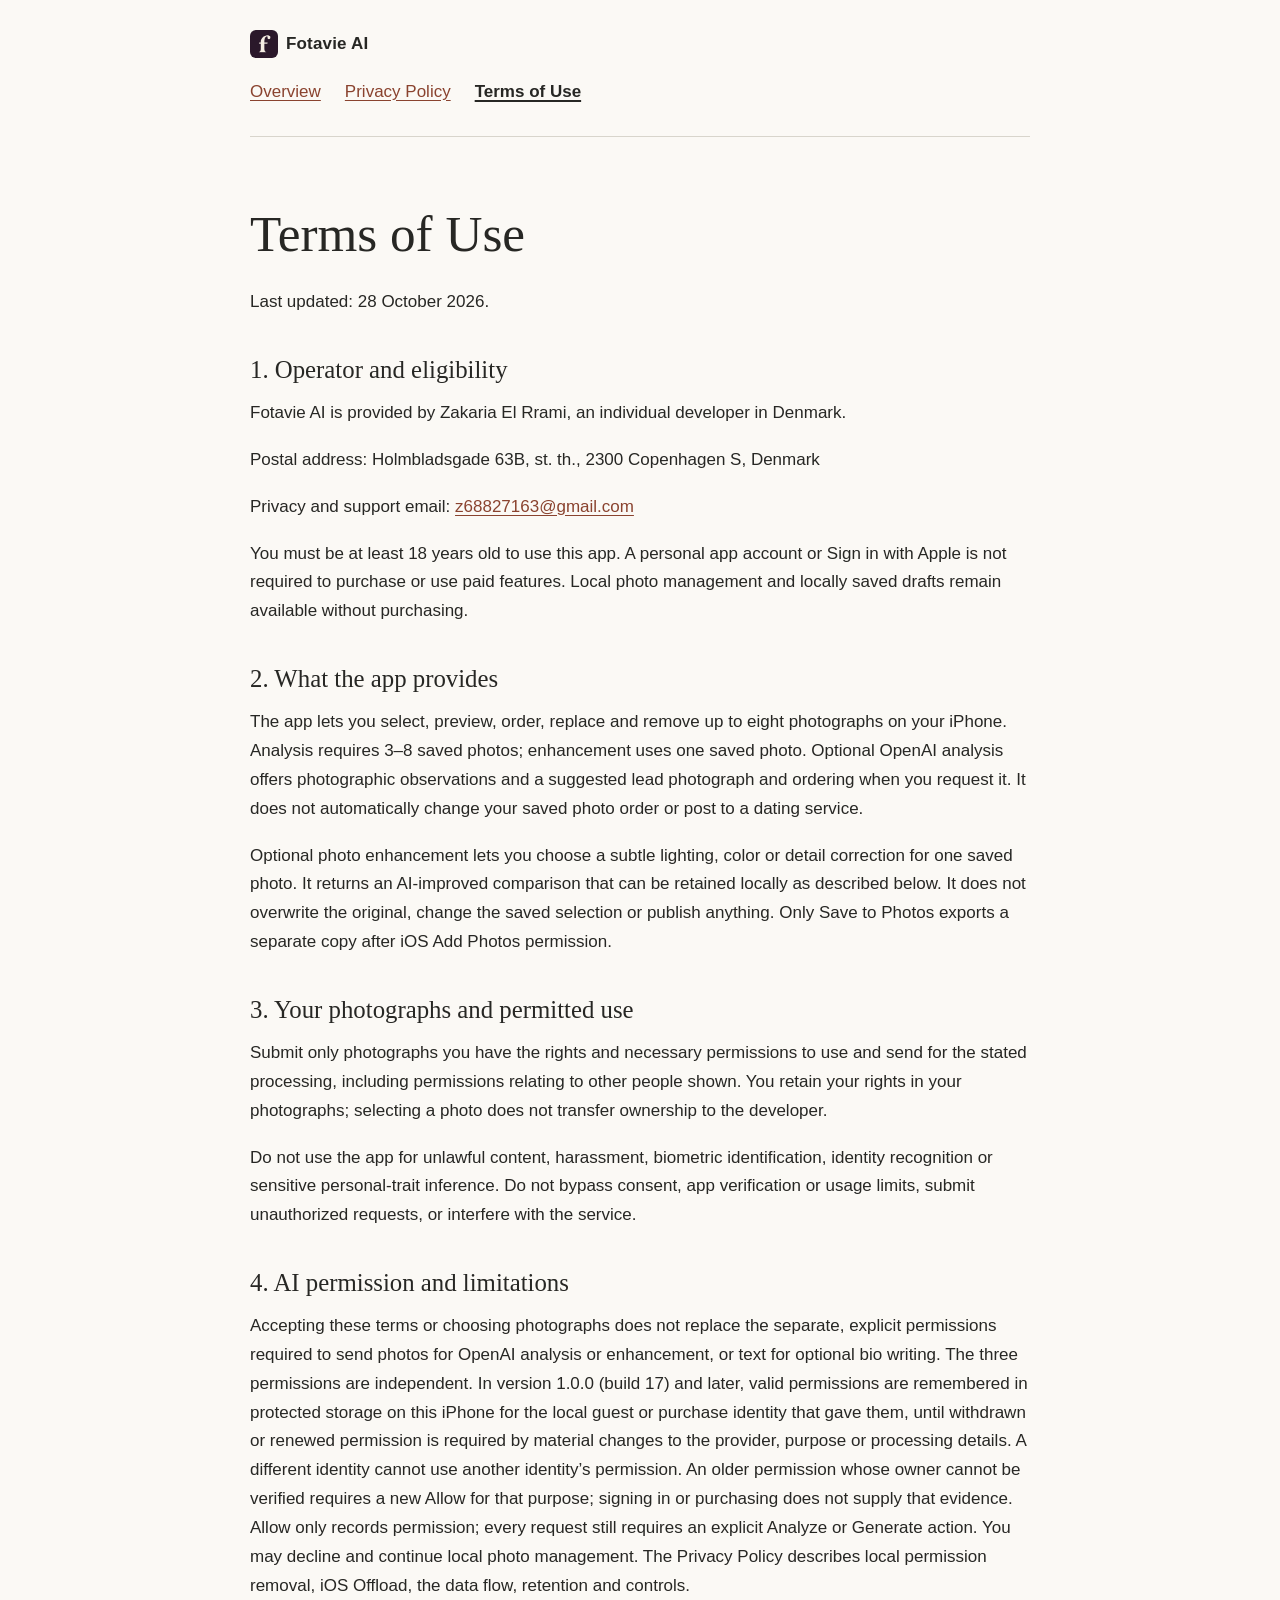
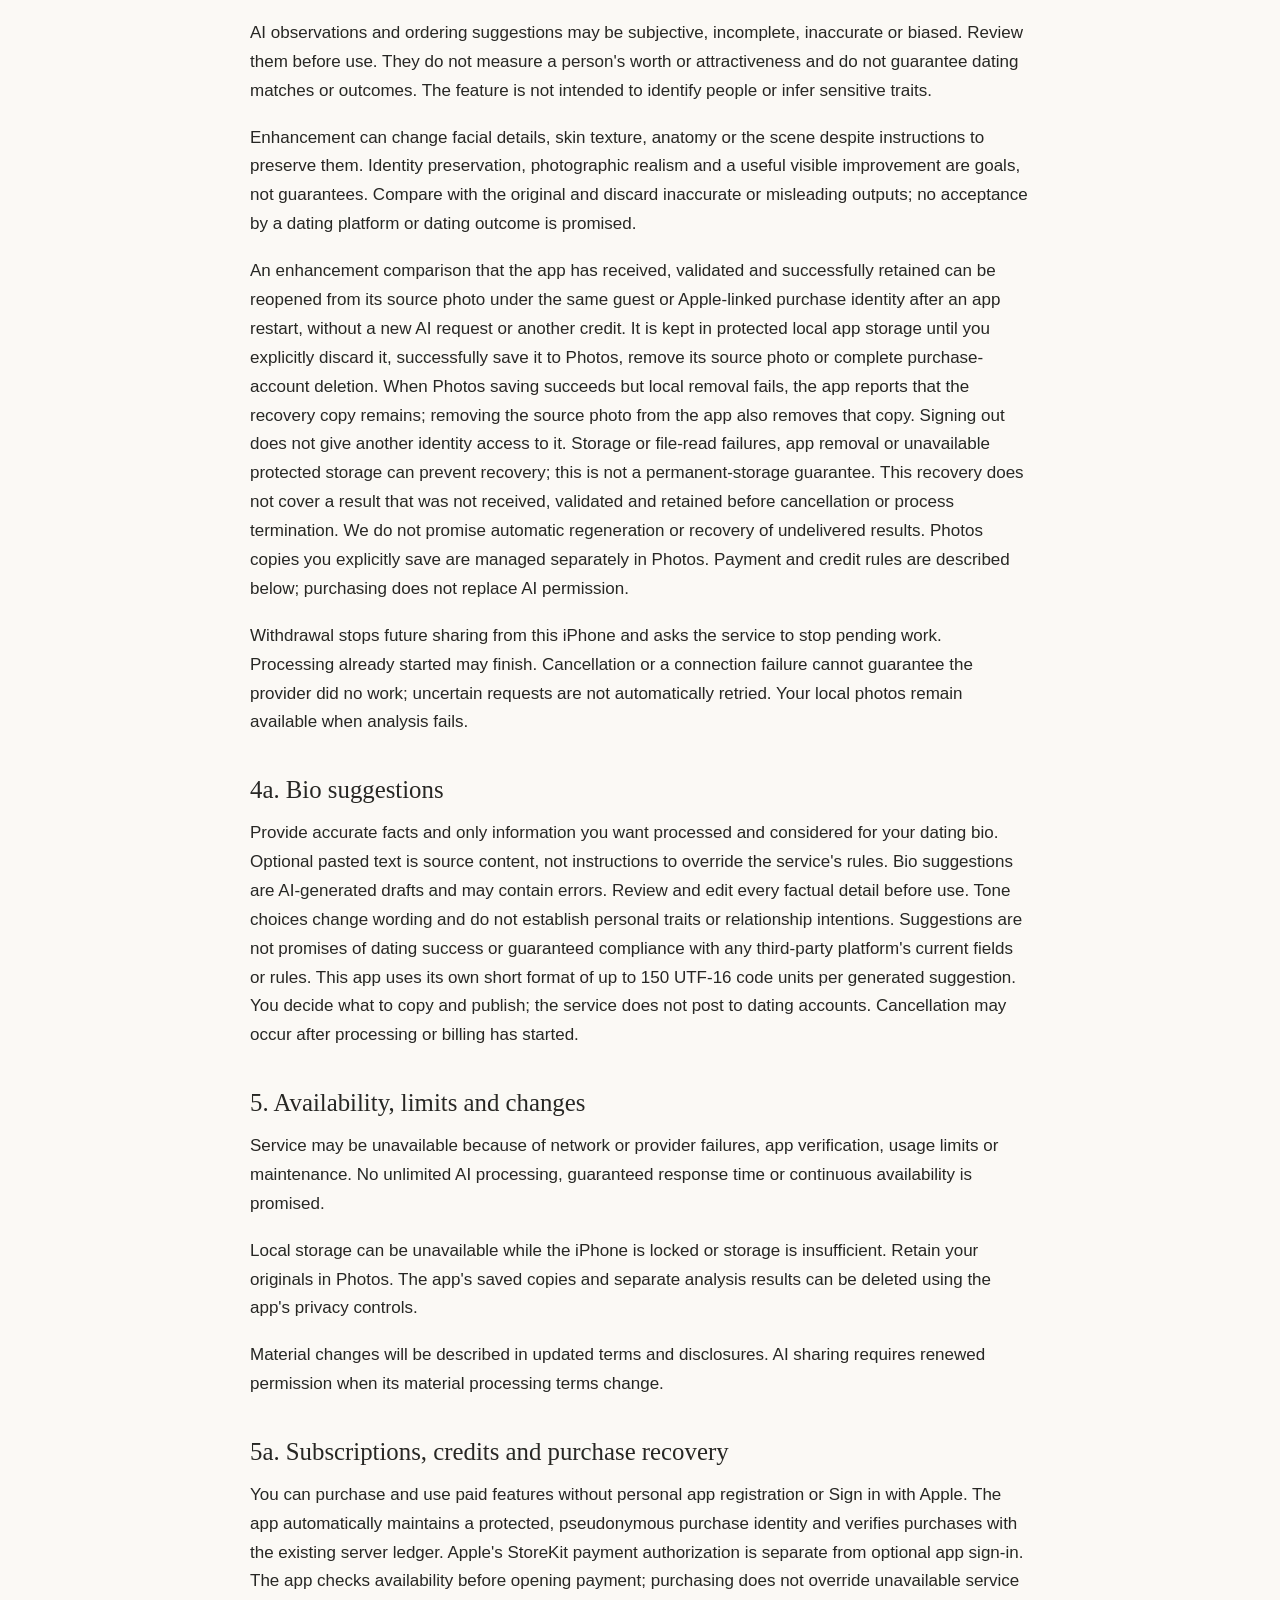
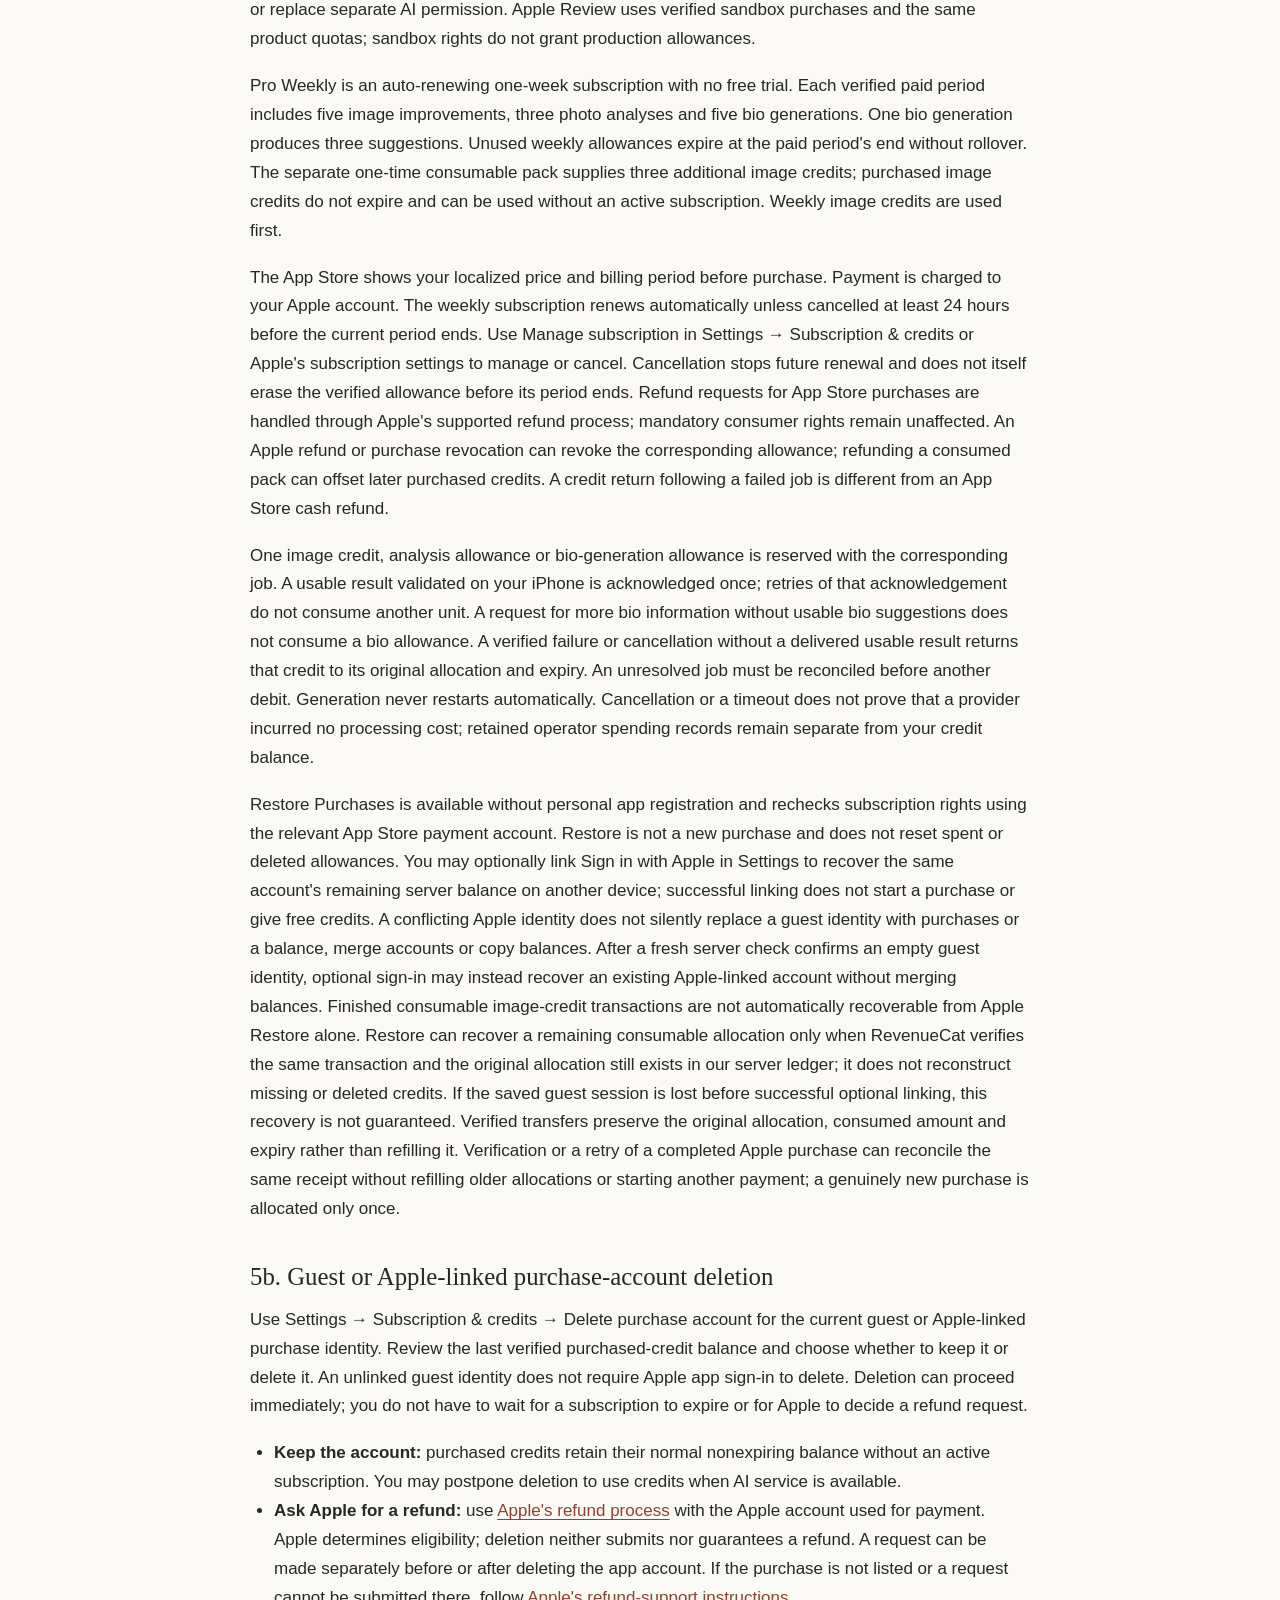
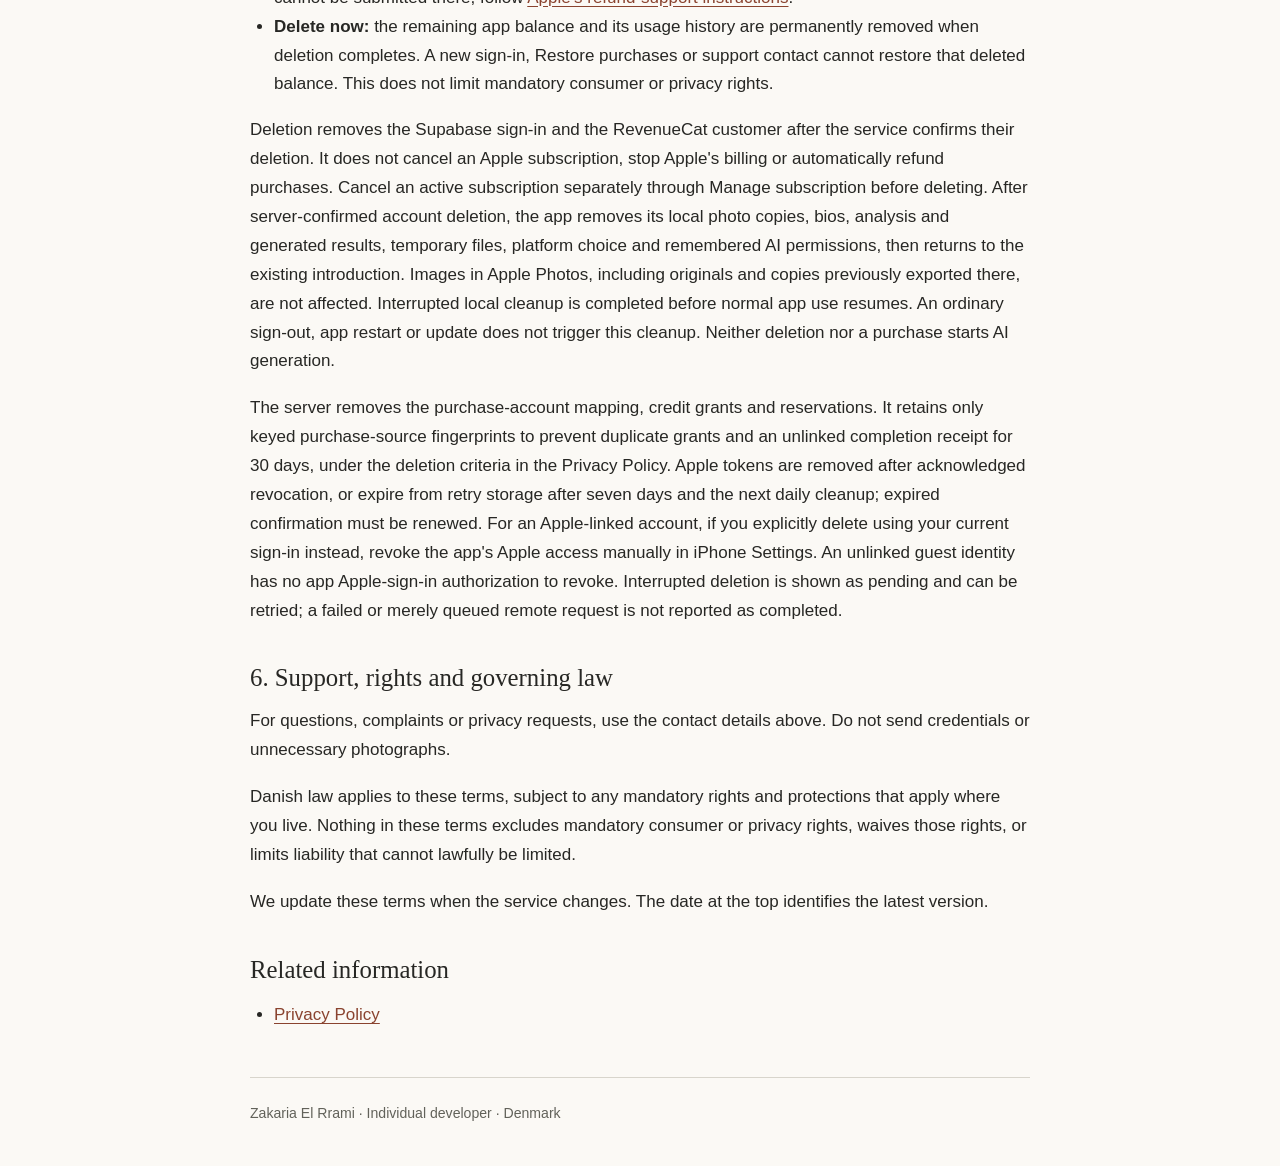
<file: terms.html>
<!doctype html>
<html lang="en">
<head>
  <meta charset="utf-8">
  <meta name="viewport" content="width=device-width, initial-scale=1">
  <meta name="description" content="Privacy Policy and Terms of Use for Fotavie AI.">
  <title>Terms of Use · Fotavie AI</title>
  <link rel="stylesheet" href="styles.css">
  <link rel="icon" type="image/png" sizes="32x32" href="favicon.png">
</head>
<body>
  <a class="skip-link" href="#content">Skip to content</a>
  <header><div class="brand"><img src="fotavie-logo.png" width="28" height="28" alt="">Fotavie AI</div><nav aria-label="Legal pages"><a href="index.html">Overview</a><a href="privacy.html">Privacy Policy</a><a href="terms.html" aria-current="page">Terms of Use</a></nav></header>
  <main id="content">
    <h1>Terms of Use</h1>
<p>Last updated: 28 October 2026.</p>
<h2>1. Operator and eligibility</h2>
<p>Fotavie AI is provided by Zakaria El Rrami, an individual developer in Denmark.</p>
<p>Postal address: Holmbladsgade 63B, st. th., 2300 Copenhagen S, Denmark</p>
<p>Privacy and support email: <a href="mailto:z68827163@gmail.com">z68827163@gmail.com</a></p>
<p>You must be at least 18 years old to use this app. A personal app account or Sign in with Apple is not required to purchase or use paid features. Local photo management and locally saved drafts remain available without purchasing.</p>
<h2>2. What the app provides</h2>
<p>The app lets you select, preview, order, replace and remove up to eight photographs on your iPhone. Analysis requires 3–8 saved photos; enhancement uses one saved photo. Optional OpenAI analysis offers photographic observations and a suggested lead photograph and ordering when you request it. It does not automatically change your saved photo order or post to a dating service.</p>

<p>Optional photo enhancement lets you choose a subtle lighting, color or detail correction for one saved photo. It returns an AI-improved comparison that can be retained locally as described below. It does not overwrite the original, change the saved selection or publish anything. Only Save to Photos exports a separate copy after iOS Add Photos permission.</p>
<h2>3. Your photographs and permitted use</h2>
<p>Submit only photographs you have the rights and necessary permissions to use and send for the stated processing, including permissions relating to other people shown. You retain your rights in your photographs; selecting a photo does not transfer ownership to the developer.</p>
<p>Do not use the app for unlawful content, harassment, biometric identification, identity recognition or sensitive personal-trait inference. Do not bypass consent, app verification or usage limits, submit unauthorized requests, or interfere with the service.</p>
<h2>4. AI permission and limitations</h2>
<p>Accepting these terms or choosing photographs does not replace the separate, explicit permissions required to send photos for OpenAI analysis or enhancement, or text for optional bio writing. The three permissions are independent. In version 1.0.0 (build 17) and later, valid permissions are remembered in protected storage on this iPhone for the local guest or purchase identity that gave them, until withdrawn or renewed permission is required by material changes to the provider, purpose or processing details. A different identity cannot use another identity’s permission. An older permission whose owner cannot be verified requires a new Allow for that purpose; signing in or purchasing does not supply that evidence. Allow only records permission; every request still requires an explicit Analyze or Generate action. You may decline and continue local photo management. The Privacy Policy describes local permission removal, iOS Offload, the data flow, retention and controls.</p>
<p>AI observations and ordering suggestions may be subjective, incomplete, inaccurate or biased. Review them before use. They do not measure a person&#x27;s worth or attractiveness and do not guarantee dating matches or outcomes. The feature is not intended to identify people or infer sensitive traits.</p>
<p>Enhancement can change facial details, skin texture, anatomy or the scene despite instructions to preserve them. Identity preservation, photographic realism and a useful visible improvement are goals, not guarantees. Compare with the original and discard inaccurate or misleading outputs; no acceptance by a dating platform or dating outcome is promised.</p>
<p>An enhancement comparison that the app has received, validated and successfully retained can be reopened from its source photo under the same guest or Apple-linked purchase identity after an app restart, without a new AI request or another credit. It is kept in protected local app storage until you explicitly discard it, successfully save it to Photos, remove its source photo or complete purchase-account deletion. When Photos saving succeeds but local removal fails, the app reports that the recovery copy remains; removing the source photo from the app also removes that copy. Signing out does not give another identity access to it. Storage or file-read failures, app removal or unavailable protected storage can prevent recovery; this is not a permanent-storage guarantee. This recovery does not cover a result that was not received, validated and retained before cancellation or process termination. We do not promise automatic regeneration or recovery of undelivered results. Photos copies you explicitly save are managed separately in Photos. Payment and credit rules are described below; purchasing does not replace AI permission.</p>
<p>Withdrawal stops future sharing from this iPhone and asks the service to stop pending work. Processing already started may finish. Cancellation or a connection failure cannot guarantee the provider did no work; uncertain requests are not automatically retried. Your local photos remain available when analysis fails.</p>
<!-- M05 bio disclosure start -->
<h2>4a. Bio suggestions</h2>
<p>Provide accurate facts and only information you want processed and considered for your dating bio. Optional pasted text is source content, not instructions to override the service&#x27;s rules. Bio suggestions are AI-generated drafts and may contain errors. Review and edit every factual detail before use. Tone choices change wording and do not establish personal traits or relationship intentions. Suggestions are not promises of dating success or guaranteed compliance with any third-party platform&#x27;s current fields or rules. This app uses its own short format of up to 150 UTF-16 code units per generated suggestion. You decide what to copy and publish; the service does not post to dating accounts. Cancellation may occur after processing or billing has started.</p>
<!-- M05 bio disclosure end -->
<h2>5. Availability, limits and changes</h2>
<p>Service may be unavailable because of network or provider failures, app verification, usage limits or maintenance. No unlimited AI processing, guaranteed response time or continuous availability is promised.</p>

<p>Local storage can be unavailable while the iPhone is locked or storage is insufficient. Retain your originals in Photos. The app&#x27;s saved copies and separate analysis results can be deleted using the app&#x27;s privacy controls.</p>
<p>Material changes will be described in updated terms and disclosures. AI sharing requires renewed permission when its material processing terms change.</p>
<h2>5a. Subscriptions, credits and purchase recovery</h2>
<p>You can purchase and use paid features without personal app registration or Sign in with Apple. The app automatically maintains a protected, pseudonymous purchase identity and verifies purchases with the existing server ledger. Apple's StoreKit payment authorization is separate from optional app sign-in. The app checks availability before opening payment; purchasing does not override unavailable service or replace separate AI permission. Apple Review uses verified sandbox purchases and the same product quotas; sandbox rights do not grant production allowances.</p>
<p>Pro Weekly is an auto-renewing one-week subscription with no free trial. Each verified paid period includes five image improvements, three photo analyses and five bio generations. One bio generation produces three suggestions. Unused weekly allowances expire at the paid period's end without rollover. The separate one-time consumable pack supplies three additional image credits; purchased image credits do not expire and can be used without an active subscription. Weekly image credits are used first.</p>
<p>The App Store shows your localized price and billing period before purchase. Payment is charged to your Apple account. The weekly subscription renews automatically unless cancelled at least 24 hours before the current period ends. Use Manage subscription in Settings → Subscription &amp; credits or Apple's subscription settings to manage or cancel. Cancellation stops future renewal and does not itself erase the verified allowance before its period ends. Refund requests for App Store purchases are handled through Apple's supported refund process; mandatory consumer rights remain unaffected. An Apple refund or purchase revocation can revoke the corresponding allowance; refunding a consumed pack can offset later purchased credits. A credit return following a failed job is different from an App Store cash refund.</p>
<p>One image credit, analysis allowance or bio-generation allowance is reserved with the corresponding job. A usable result validated on your iPhone is acknowledged once; retries of that acknowledgement do not consume another unit. A request for more bio information without usable bio suggestions does not consume a bio allowance. A verified failure or cancellation without a delivered usable result returns that credit to its original allocation and expiry. An unresolved job must be reconciled before another debit. Generation never restarts automatically. Cancellation or a timeout does not prove that a provider incurred no processing cost; retained operator spending records remain separate from your credit balance.</p>
<p>Restore Purchases is available without personal app registration and rechecks subscription rights using the relevant App Store payment account. Restore is not a new purchase and does not reset spent or deleted allowances. You may optionally link Sign in with Apple in Settings to recover the same account's remaining server balance on another device; successful linking does not start a purchase or give free credits. A conflicting Apple identity does not silently replace a guest identity with purchases or a balance, merge accounts or copy balances. After a fresh server check confirms an empty guest identity, optional sign-in may instead recover an existing Apple-linked account without merging balances. Finished consumable image-credit transactions are not automatically recoverable from Apple Restore alone. Restore can recover a remaining consumable allocation only when RevenueCat verifies the same transaction and the original allocation still exists in our server ledger; it does not reconstruct missing or deleted credits. If the saved guest session is lost before successful optional linking, this recovery is not guaranteed. Verified transfers preserve the original allocation, consumed amount and expiry rather than refilling it. Verification or a retry of a completed Apple purchase can reconcile the same receipt without refilling older allocations or starting another payment; a genuinely new purchase is allocated only once.</p>
<h2>5b. Guest or Apple-linked purchase-account deletion</h2>
<p>Use Settings → Subscription &amp; credits → Delete purchase account for the current guest or Apple-linked purchase identity. Review the last verified purchased-credit balance and choose whether to keep it or delete it. An unlinked guest identity does not require Apple app sign-in to delete. Deletion can proceed immediately; you do not have to wait for a subscription to expire or for Apple to decide a refund request.</p>
<ul><li><strong>Keep the account:</strong> purchased credits retain their normal nonexpiring balance without an active subscription. You may postpone deletion to use credits when AI service is available.</li><li><strong>Ask Apple for a refund:</strong> use <a href="https://reportaproblem.apple.com/">Apple's refund process</a> with the Apple account used for payment. Apple determines eligibility; deletion neither submits nor guarantees a refund. A request can be made separately before or after deleting the app account. If the purchase is not listed or a request cannot be submitted there, follow <a href="https://support.apple.com/118223">Apple's refund-support instructions</a>.</li><li><strong>Delete now:</strong> the remaining app balance and its usage history are permanently removed when deletion completes. A new sign-in, Restore purchases or support contact cannot restore that deleted balance. This does not limit mandatory consumer or privacy rights.</li></ul>
<p>Deletion removes the Supabase sign-in and the RevenueCat customer after the service confirms their deletion. It does not cancel an Apple subscription, stop Apple's billing or automatically refund purchases. Cancel an active subscription separately through Manage subscription before deleting. After server-confirmed account deletion, the app removes its local photo copies, bios, analysis and generated results, temporary files, platform choice and remembered AI permissions, then returns to the existing introduction. Images in Apple Photos, including originals and copies previously exported there, are not affected. Interrupted local cleanup is completed before normal app use resumes. An ordinary sign-out, app restart or update does not trigger this cleanup. Neither deletion nor a purchase starts AI generation.</p>
<p>The server removes the purchase-account mapping, credit grants and reservations. It retains only keyed purchase-source fingerprints to prevent duplicate grants and an unlinked completion receipt for 30 days, under the deletion criteria in the Privacy Policy. Apple tokens are removed after acknowledged revocation, or expire from retry storage after seven days and the next daily cleanup; expired confirmation must be renewed. For an Apple-linked account, if you explicitly delete using your current sign-in instead, revoke the app's Apple access manually in iPhone Settings. An unlinked guest identity has no app Apple-sign-in authorization to revoke. Interrupted deletion is shown as pending and can be retried; a failed or merely queued remote request is not reported as completed.</p>
<h2>6. Support, rights and governing law</h2>
<p>For questions, complaints or privacy requests, use the contact details above. Do not send credentials or unnecessary photographs.</p>
<p>Danish law applies to these terms, subject to any mandatory rights and protections that apply where you live. Nothing in these terms excludes mandatory consumer or privacy rights, waives those rights, or limits liability that cannot lawfully be limited.</p>
<p>We update these terms when the service changes. The date at the top identifies the latest version.</p>
<section aria-label="Related information"><h2>Related information</h2><ul><li><a href="privacy.html">Privacy Policy</a></li></ul></section>
  </main>
  <footer>Zakaria El Rrami · Individual developer · Denmark</footer>
</body>
</html>
</file>
<file: styles.css>
/* Static, local styling; no external fonts, assets or scripts. */
:root { color-scheme: light; --paper:#fbf9f5; --ink:#272724; --muted:#62625a; --line:#d8d5cc; --accent:#8a432f; }
* { box-sizing:border-box; }
body { margin:0; color:var(--ink); background:var(--paper); font:17px/1.7 -apple-system,BlinkMacSystemFont,"Segoe UI",sans-serif; overflow-wrap:anywhere; }
header,main,footer { width:min(100% - 40px,780px); margin-inline:auto; }
header { padding:30px 0 22px; border-bottom:1px solid var(--line); }
.brand { display:flex; align-items:center; gap:8px; font-weight:650; letter-spacing:.01em; }
.brand img { border-radius:6px; }
nav { display:flex; flex-wrap:wrap; gap:6px 24px; margin-top:12px; }
a { color:var(--accent); text-underline-offset:3px; }
nav a { display:inline-block; padding:7px 0; }
a[aria-current="page"] { color:var(--ink); font-weight:650; text-decoration-thickness:2px; }
a:focus-visible { outline:3px solid var(--accent); outline-offset:5px; border-radius:2px; }
main { padding-top:30px; padding-bottom:30px; }
h1,h2 { font-family:Georgia,"Times New Roman",serif; line-height:1.2; font-weight:normal; }
h1 { font-size:clamp(2.2rem,7vw,3.2rem); margin:36px 0 24px; }
h2 { font-size:1.55rem; margin:38px 0 14px; }
p { margin:0 0 18px; }
ul { padding-left:24px; }
.review { background:#f5e8df; border-left:4px solid var(--accent); padding:15px 18px; font-size:.94rem; }
.review strong { display:block; }
mark { background:#fff1a7; color:#362900; padding:1px 4px; }
.documents { display:grid; grid-template-columns:1fr 1fr; gap:16px; margin:26px 0; }
.documents a { border:1px solid var(--line); border-radius:8px; padding:20px; text-decoration:none; }
.documents strong,.documents span { display:block; }
.documents span { color:var(--muted); font-size:.94rem; margin-top:6px; }
footer { border-top:1px solid var(--line); padding:24px 0 40px; color:var(--muted); font-size:.88rem; }
.skip-link { position:absolute; left:12px; top:-100px; background:white; padding:10px; }
.skip-link:focus { top:12px; }
@media(max-width:520px) { .documents { grid-template-columns:1fr; } header,main,footer { width:calc(100% - 32px); } }
@media print { body { color:#000; background:#fff; font-size:11pt; } header,main,footer { width:100%; } nav,.skip-link { display:none; } a { color:#000; } h2 { break-after:avoid; } }
</file>
